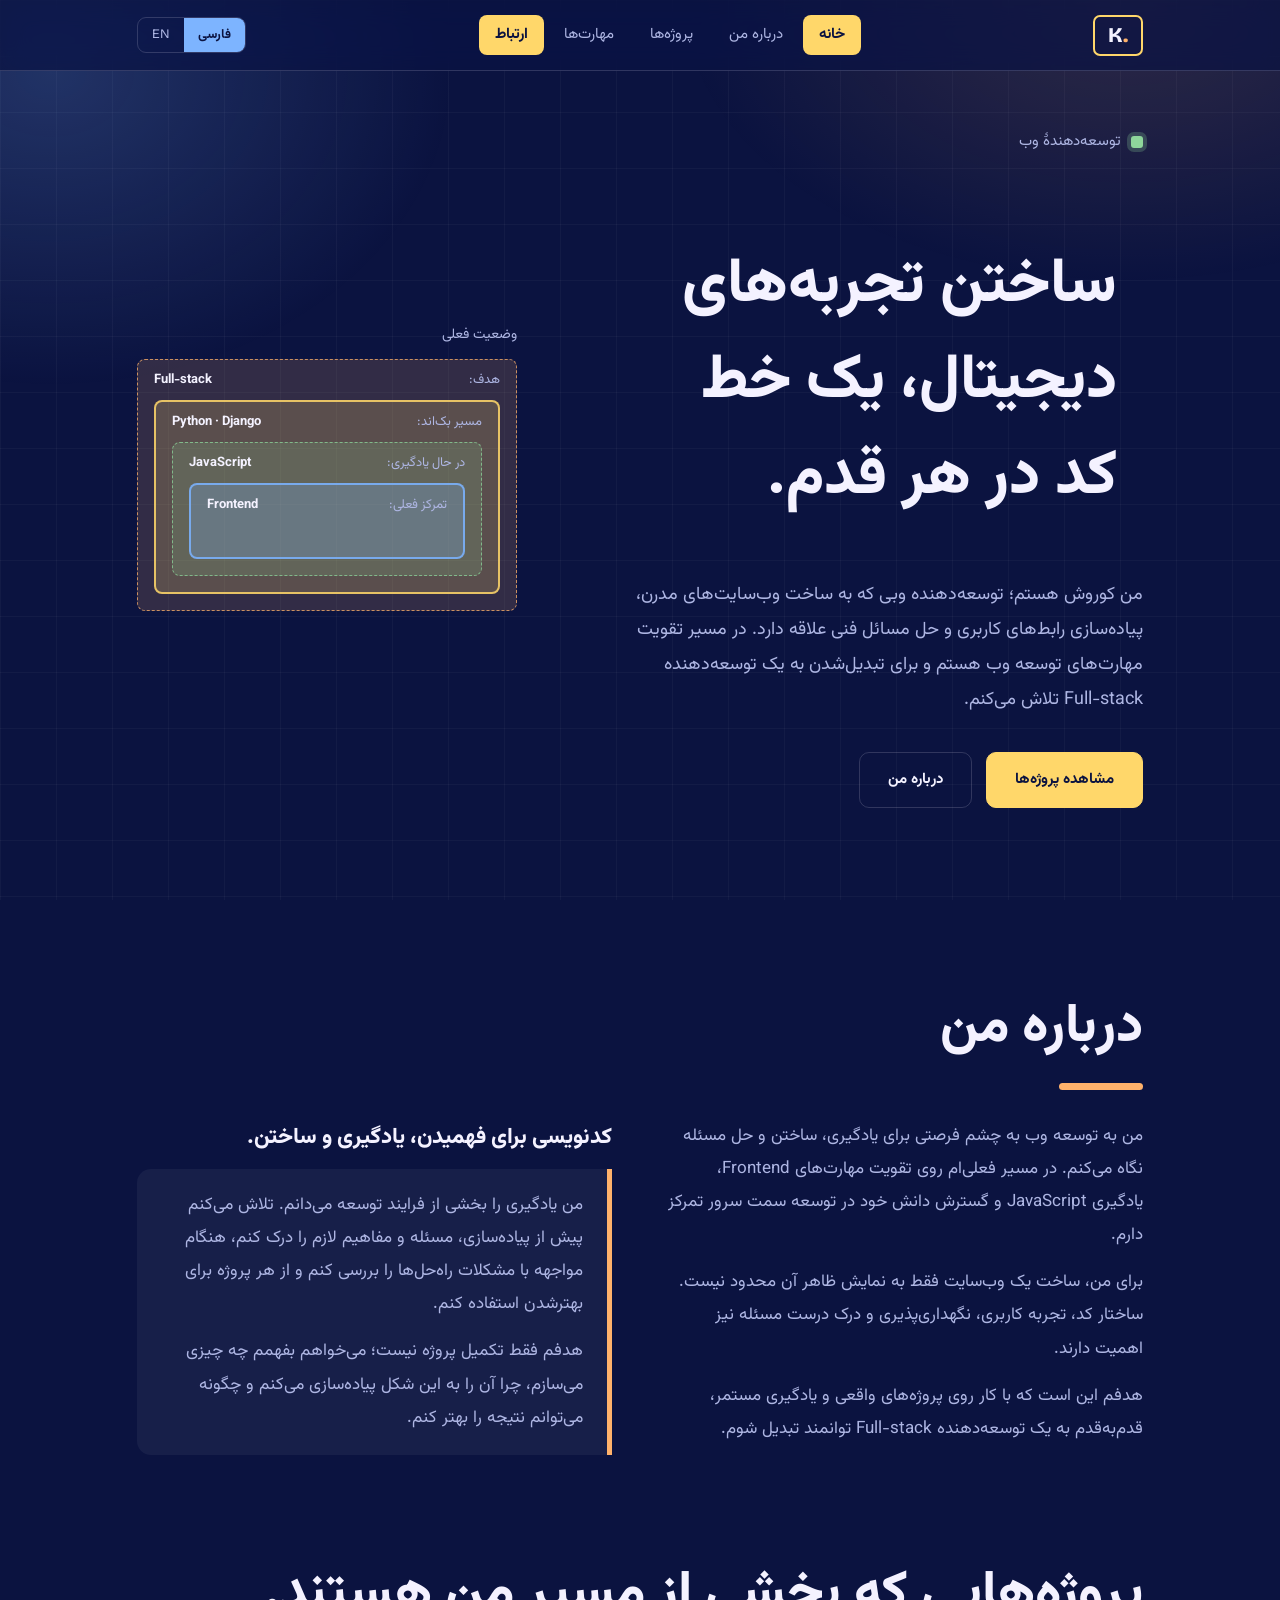
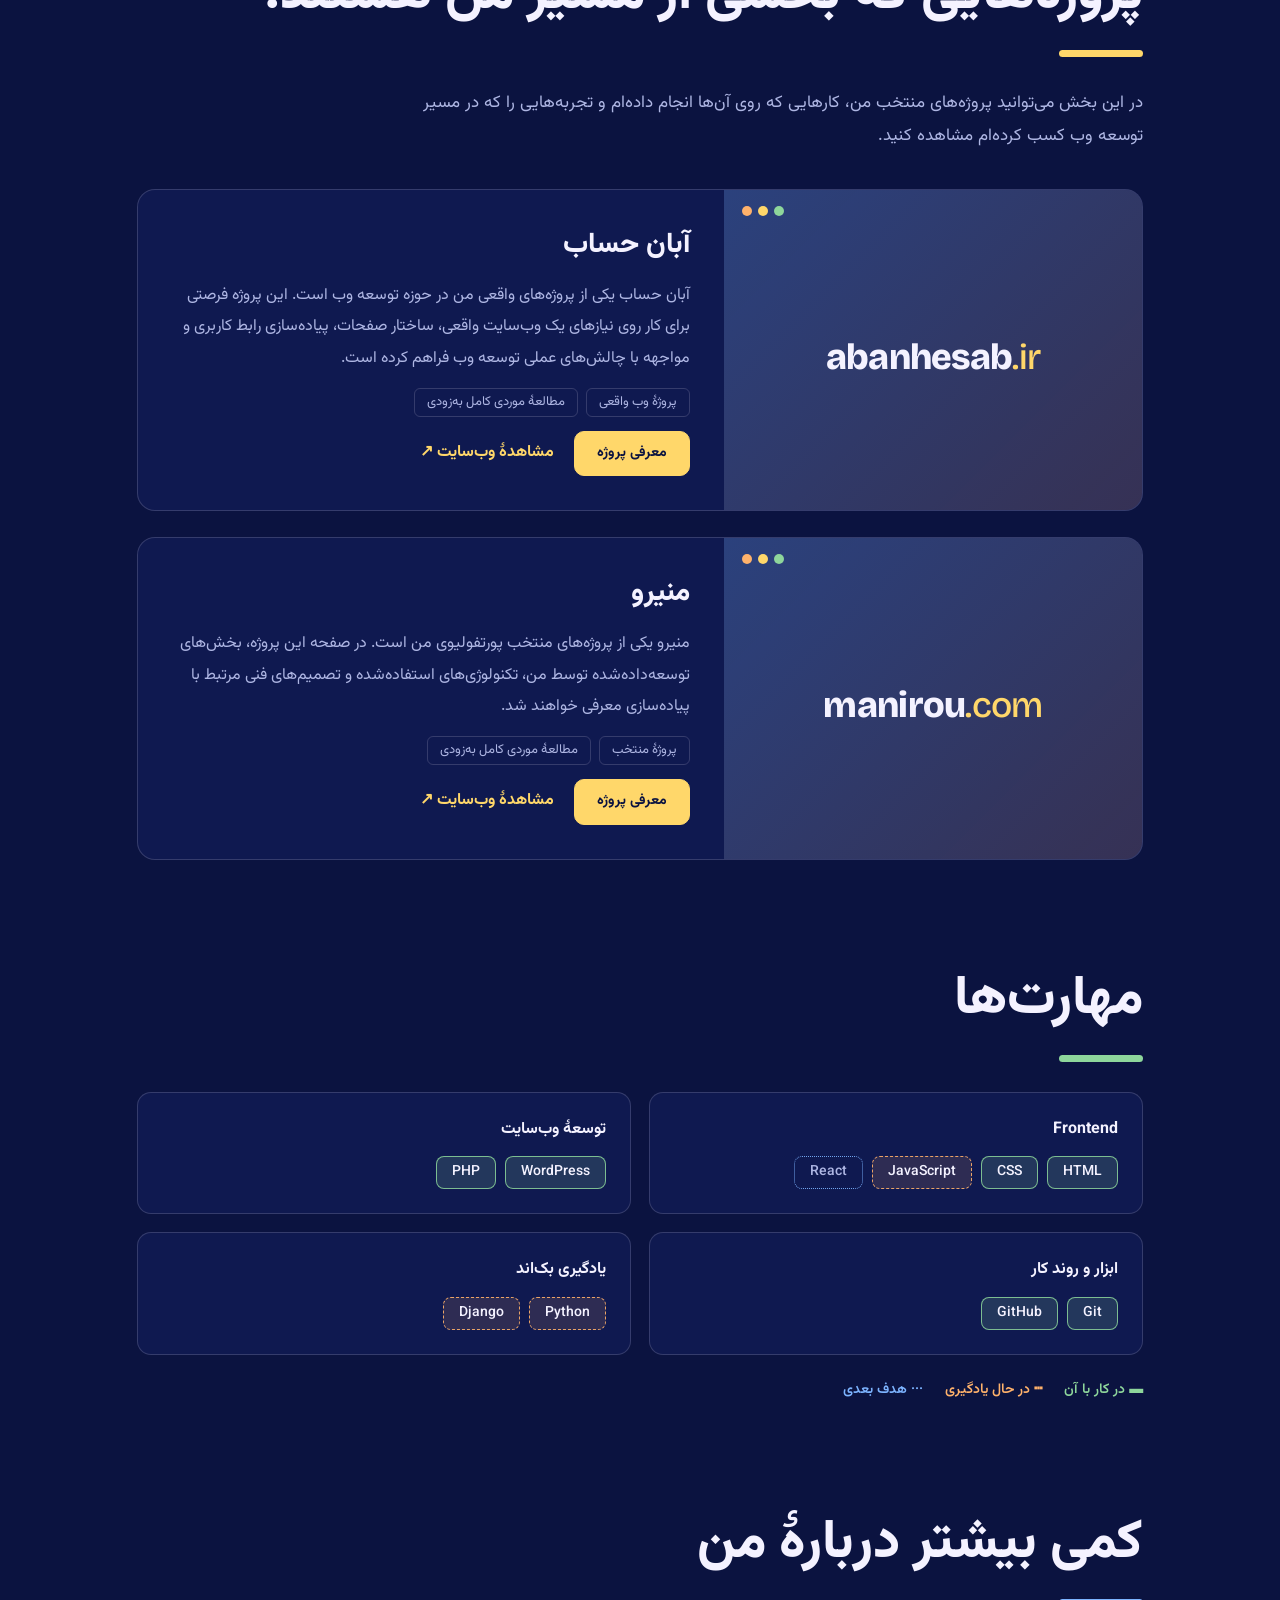
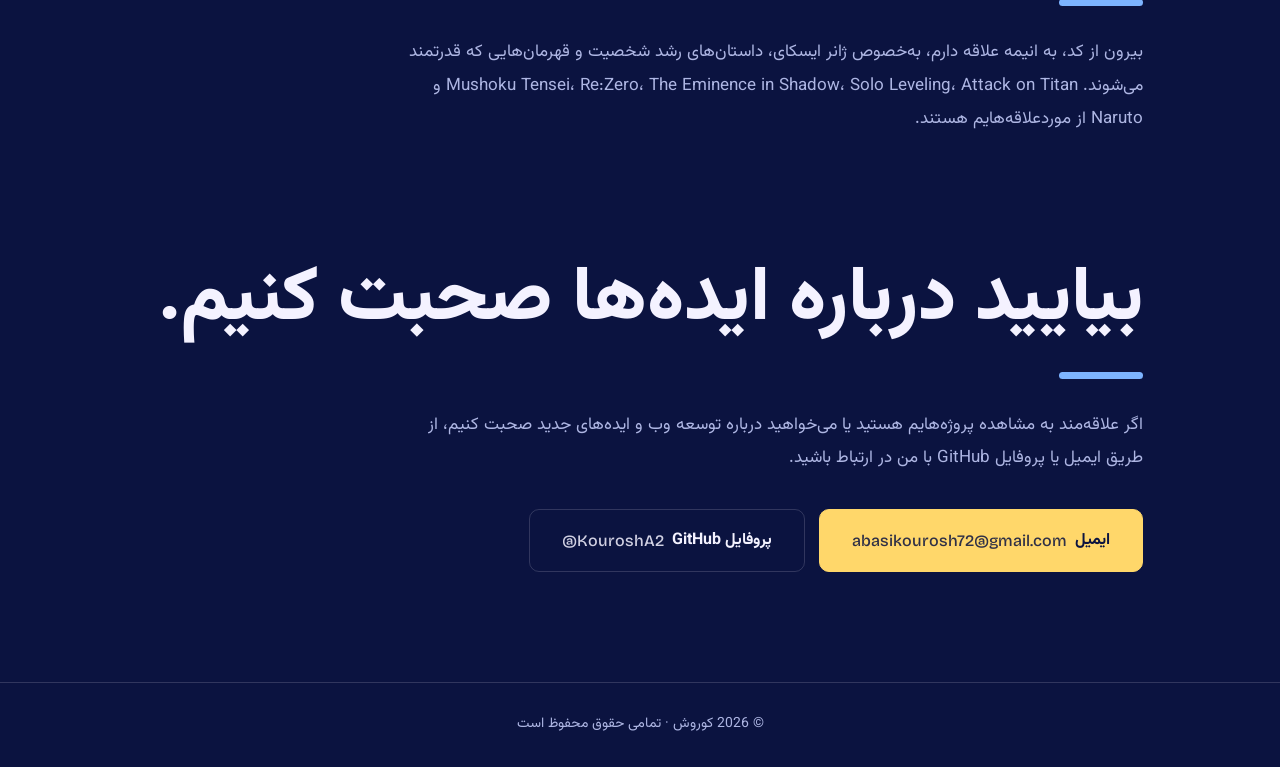
<file: index.html>
<!doctype html>
<html lang="fa" dir="rtl">
<head>
<meta charset="utf-8">
<meta name="viewport" content="width=device-width, initial-scale=1, viewport-fit=cover">
<title>کوروش | توسعه‌دهندهٔ وب</title>
<meta name="description" content="پورتفولیوی کوروش، توسعه‌دهندهٔ وب با تمرکز بر Frontend، پروژه‌های واقعی و یادگیری مستمر.">
<meta property="og:title" content="کوروش | توسعه‌دهندهٔ وب">
<meta property="og:description" content="ساختن تجربه‌های دیجیتال، یک خط کد در هر قدم.">
<meta property="og:type" content="website">
<link rel="canonical" href="https://kourosha2.github.io/">
<meta property="og:url" content="https://kourosha2.github.io/">
<meta property="og:locale" content="fa_IR">
<meta property="og:locale:alternate" content="en_US">
<meta name="twitter:card" content="summary">
<link rel="icon" href="favicon.svg" type="image/svg+xml">
<script>(function(){var p=location.pathname,n=p.replace(/\/index\.html$/,"/").replace(/\.html$/,"");if(n!==p&&history.replaceState)history.replaceState(null,"",n+location.search+location.hash)})()</script>
<meta name="theme-color" content="#0B1340">
<link rel="preconnect" href="https://fonts.googleapis.com">
<link rel="preconnect" href="https://fonts.gstatic.com" crossorigin>
<link href="https://fonts.googleapis.com/css2?family=Bricolage+Grotesque:opsz,wdth,wght@12..96,75..100,400..800&family=JetBrains+Mono:wght@500&family=Vazirmatn:wght@400;500;700;800&display=swap" rel="stylesheet">
<link rel="stylesheet" href="css/base.css">
<link rel="stylesheet" href="css/polish.css">
<link rel="stylesheet" href="css/modal.css">
</head>
<body>
<a class="skip" href="#main" data-i="skip">پرش به محتوای اصلی</a>
<header><div class="w">
  <a class="logo" href="index.html" aria-label="Kourosh">K<b>.</b></a>
  <nav id="menu" aria-label="Main"><ul><li><a href="index.html" data-i="nHome">خانه</a></li><li><a href="about.html" data-i="nAbout">درباره من</a></li><li><a href="projects.html" data-i="nProj">پروژه‌ها</a></li><li><a href="#skills" data-i="nSkills">مهارت‌ها</a></li><li><a href="#contact" data-i="nContact">ارتباط</a></li></ul></nav>
  <div class="lang" role="group" aria-label="Language"><button type="button" data-l="fa" aria-pressed="true" lang="fa">فارسی</button><button type="button" data-l="en" aria-pressed="false" lang="en">EN</button></div>
<button type="button" class="burger" id="burger" aria-label="Menu" aria-expanded="false" aria-controls="menu"><i></i><i></i><i></i></button>
</div></header>

<main id="main">
<div class="w hero" id="top">
  <div>
    <p class="mono" data-i="role">توسعه‌دهندهٔ وب</p>
    <div class="insp"><h1 data-i="h1">ساختن تجربه‌های دیجیتال، <em>یک خط کد</em> در هر قدم.</h1></div>
    <p class="lead" data-i="intro">من کوروش هستم؛ توسعه‌دهنده وبی که به ساخت وب‌سایت‌های مدرن، پیاده‌سازی رابط‌های کاربری و حل مسائل فنی علاقه دارد. در مسیر تقویت مهارت‌های توسعه وب هستم و برای تبدیل‌شدن به یک توسعه‌دهنده <span class="nb">Full-stack</span> تلاش می‌کنم.</p>
    <div class="btns"><a class="btn p" href="#projects" data-i="b1">مشاهده پروژه‌ها</a><a class="btn" href="#about" data-i="b2">درباره من</a></div>
  </div>
  <aside class="bm" aria-label="Now">
    <p class="ph" data-i="nowT">وضعیت فعلی</p>
    <div class="bm-l m"><p class="bm-t"><span data-i="nw4">هدف:</span> <b class="nb">Full-stack</b></p>
      <div class="bm-l b"><p class="bm-t"><span data-i="nw3">مسیر بک‌اند:</span> <b>Python · Django</b></p>
        <div class="bm-l p"><p class="bm-t"><span data-i="nw2">در حال یادگیری:</span> <b>JavaScript</b></p>
          <div class="bm-l c"><p class="bm-t"><span data-i="nw1">تمرکز فعلی:</span> <b>Frontend</b></p></div>
        </div>
      </div>
    </div>
  </aside>
</div>

<section id="about" class="w" aria-labelledby="ha">
  <h2 id="ha" class="rv" data-i="hA">درباره من</h2>
  <div class="two">
    <div class="txt rv" data-i="aboutTx"><p>من به توسعه وب به چشم فرصتی برای یادگیری، ساختن و حل مسئله نگاه می‌کنم. در مسیر فعلی‌ام روی تقویت مهارت‌های Frontend، یادگیری JavaScript و گسترش دانش خود در توسعه سمت سرور تمرکز دارم.</p><p>برای من، ساخت یک وب‌سایت فقط به نمایش ظاهر آن محدود نیست. ساختار کد، تجربه کاربری، نگهداری‌پذیری و درک درست مسئله نیز اهمیت دارند.</p><p>هدفم این است که با کار روی پروژه‌های واقعی و یادگیری مستمر، قدم‌به‌قدم به یک توسعه‌دهنده <span class="nb">Full-stack</span> توانمند تبدیل شوم.</p></div>
    <div class="rv"><h3 data-i="phH" style="font-size:22px">کدنویسی برای فهمیدن، یادگیری و ساختن.</h3><div class="txt big" data-i="phTx"><p>من یادگیری را بخشی از فرایند توسعه می‌دانم. تلاش می‌کنم پیش از پیاده‌سازی، مسئله و مفاهیم لازم را درک کنم، هنگام مواجهه با مشکلات راه‌حل‌ها را بررسی کنم و از هر پروژه برای بهترشدن استفاده کنم.</p><p>هدفم فقط تکمیل پروژه نیست؛ می‌خواهم بفهمم چه چیزی می‌سازم، چرا آن را به این شکل پیاده‌سازی می‌کنم و چگونه می‌توانم نتیجه را بهتر کنم.</p></div></div>
  </div>
</section>

<section id="projects" class="w" aria-labelledby="hp">
  <h2 id="hp" class="rv" data-i="hP">پروژه‌هایی که بخشی از مسیر من هستند.</h2>
  <p class="txt rv" data-i="pTx">در این بخش می‌توانید پروژه‌های منتخب من، کارهایی که روی آن‌ها انجام داده‌ام و تجربه‌هایی را که در مسیر توسعه وب کسب کرده‌ام مشاهده کنید.</p>
  <div class="cards">
    <article class="card rv"><div class="vis" aria-hidden="true">abanhesab<span>.ir</span></div><div class="cb">
      <h3 data-i="p1T">آبان حساب</h3>
      <p data-i="p1D">آبان حساب یکی از پروژه‌های واقعی من در حوزه توسعه وب است. این پروژه فرصتی برای کار روی نیازهای یک وب‌سایت واقعی، ساختار صفحات، پیاده‌سازی رابط کاربری و مواجهه با چالش‌های عملی توسعه وب فراهم کرده است.</p>
      <div class="tags"><i data-i="tg1">پروژهٔ وب واقعی</i><i data-i="tg2">مطالعهٔ موردی کامل به‌زودی</i></div>
      <a class="go" href="https://abanhesab.ir" target="_blank" rel="noopener noreferrer" data-i="visit">مشاهدهٔ وب‌سایت ↗</a></div></article>
    <article class="card rv"><div class="vis" aria-hidden="true">manirou<span>.com</span></div><div class="cb">
      <h3 data-i="p2T">منیرو</h3>
      <p data-i="p2D">منیرو یکی از پروژه‌های منتخب پورتفولیوی من است. در صفحه این پروژه، بخش‌های توسعه‌داده‌شده توسط من، تکنولوژی‌های استفاده‌شده و تصمیم‌های فنی مرتبط با پیاده‌سازی معرفی خواهند شد.</p>
      <div class="tags"><i data-i="tg1b">پروژهٔ منتخب</i><i data-i="tg2b">مطالعهٔ موردی کامل به‌زودی</i></div>
      <a class="go" href="https://manirou.com" target="_blank" rel="noopener noreferrer" data-i="visit2">مشاهدهٔ وب‌سایت ↗</a></div></article>
  </div>
</section>

<section id="skills" class="w" aria-labelledby="hs">
  <h2 id="hs" class="rv" data-i="hS">مهارت‌ها</h2>
  <div class="skills">
    <div class="grp rv"><h3 data-i="g1">Frontend</h3><ul class="chips"><li class="a">HTML</li><li class="a">CSS</li><li class="l">JavaScript</li><li class="n">React</li></ul></div>
    <div class="grp rv"><h3 data-i="g2">توسعهٔ وب‌سایت</h3><ul class="chips"><li class="a">WordPress</li><li class="a">PHP</li></ul></div>
    <div class="grp rv"><h3 data-i="g3">ابزار و روند کار</h3><ul class="chips"><li class="a">Git</li><li class="a">GitHub</li></ul></div>
    <div class="grp rv"><h3 data-i="g4">یادگیری بک‌اند</h3><ul class="chips"><li class="l">Python</li><li class="l">Django</li></ul></div>
  </div>
  <p class="leg rv"><span data-i="lg1">▬ در کار با آن</span><span data-i="lg2">┅ در حال یادگیری</span><span data-i="lg3">··· هدف بعدی</span></p>
</section>

<section class="w" aria-labelledby="hb">
  <h2 id="hb" class="rv" data-i="hB">کمی بیشتر دربارهٔ من</h2>
  <p class="txt rv" data-i="bTx">بیرون از کد، به انیمه علاقه دارم، به‌خصوص ژانر ایسکای، داستان‌های رشد شخصیت و قهرمان‌هایی که قدرتمند می‌شوند. Mushoku Tensei، Re:Zero، The Eminence in Shadow، Solo Leveling، Attack on Titan و Naruto از موردعلاقه‌هایم هستند.</p>
</section>

<section id="contact" class="w contact" aria-labelledby="hc">
  <h2 id="hc" class="rv" data-i="hC">بیایید درباره ایده‌ها صحبت کنیم.</h2>
  <p class="txt rv" data-i="cTx">اگر علاقه‌مند به مشاهده پروژه‌هایم هستید یا می‌خواهید درباره توسعه وب و ایده‌های جدید صحبت کنیم، از طریق ایمیل یا پروفایل GitHub با من در ارتباط باشید.</p>
  <div class="btns rv"><a class="btn p" href="mailto:abasikourosh72@gmail.com"><span data-i="em">ایمیل</span><span class="gh">abasikourosh72@gmail.com</span></a><a class="btn" href="https://github.com/KouroshA2" target="_blank" rel="noopener noreferrer"><span data-i="gh">پروفایل GitHub</span><span class="gh">@KouroshA2</span></a></div>
</section>
</main>
<footer>© <span id="yr"></span> <span data-i="fN">کوروش</span> · <span data-i="fH">تمامی حقوق محفوظ است</span></footer>

<script src="js/i18n/index.js"></script>
<script src="js/modals.js"></script>
<script src="js/main.js"></script>
</body>
</html>
</file>
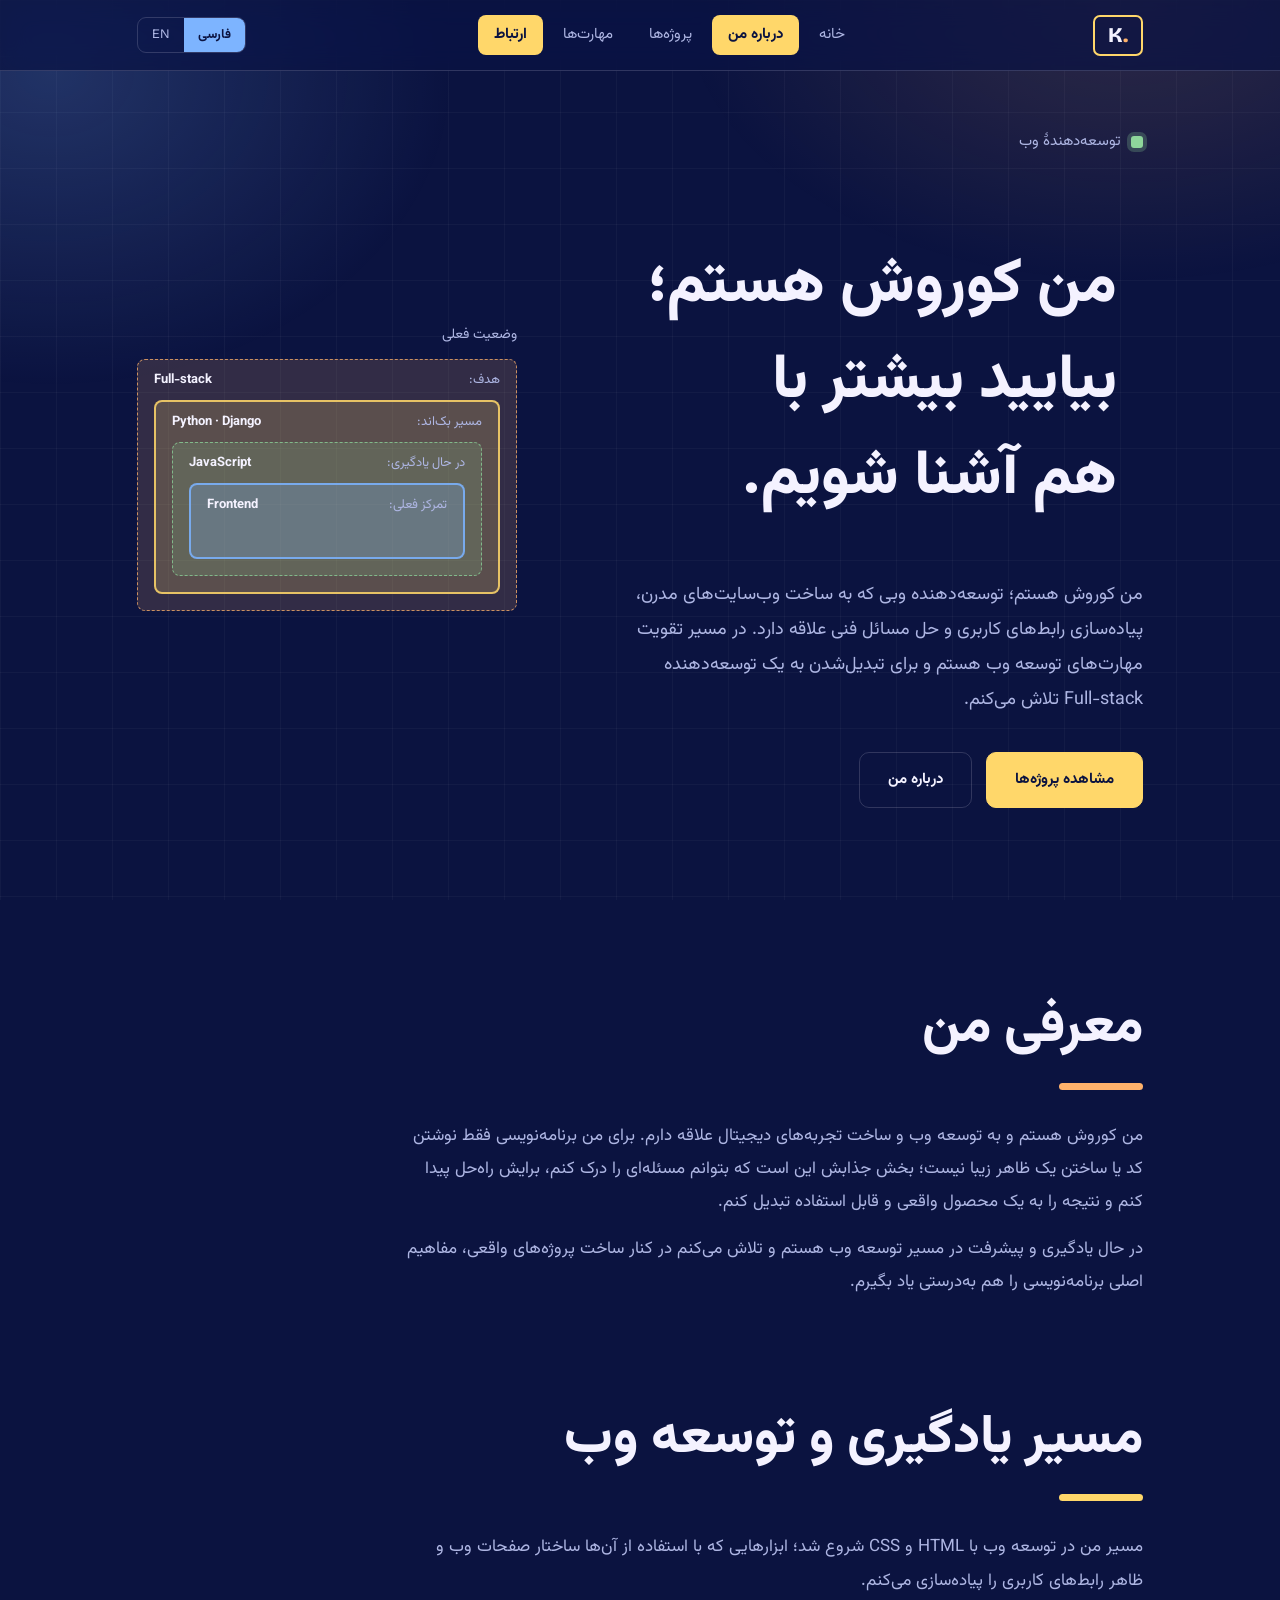
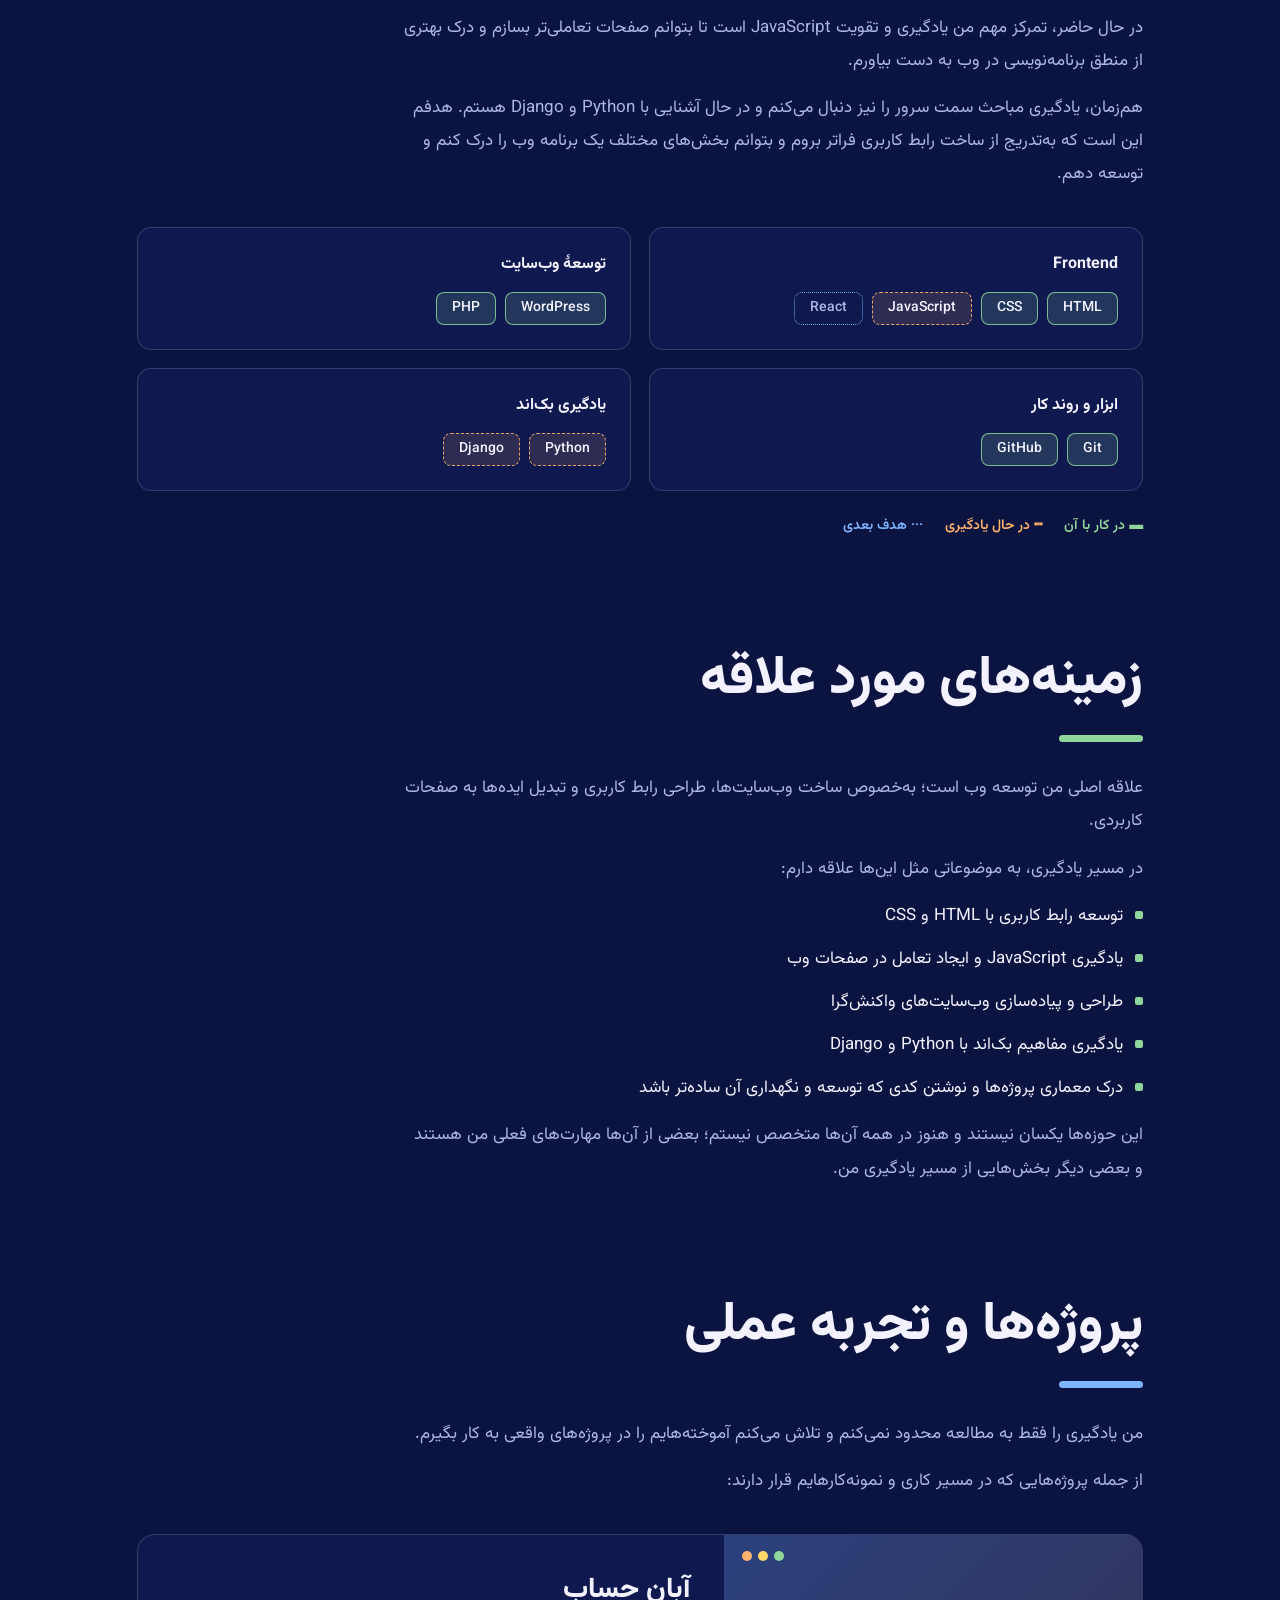
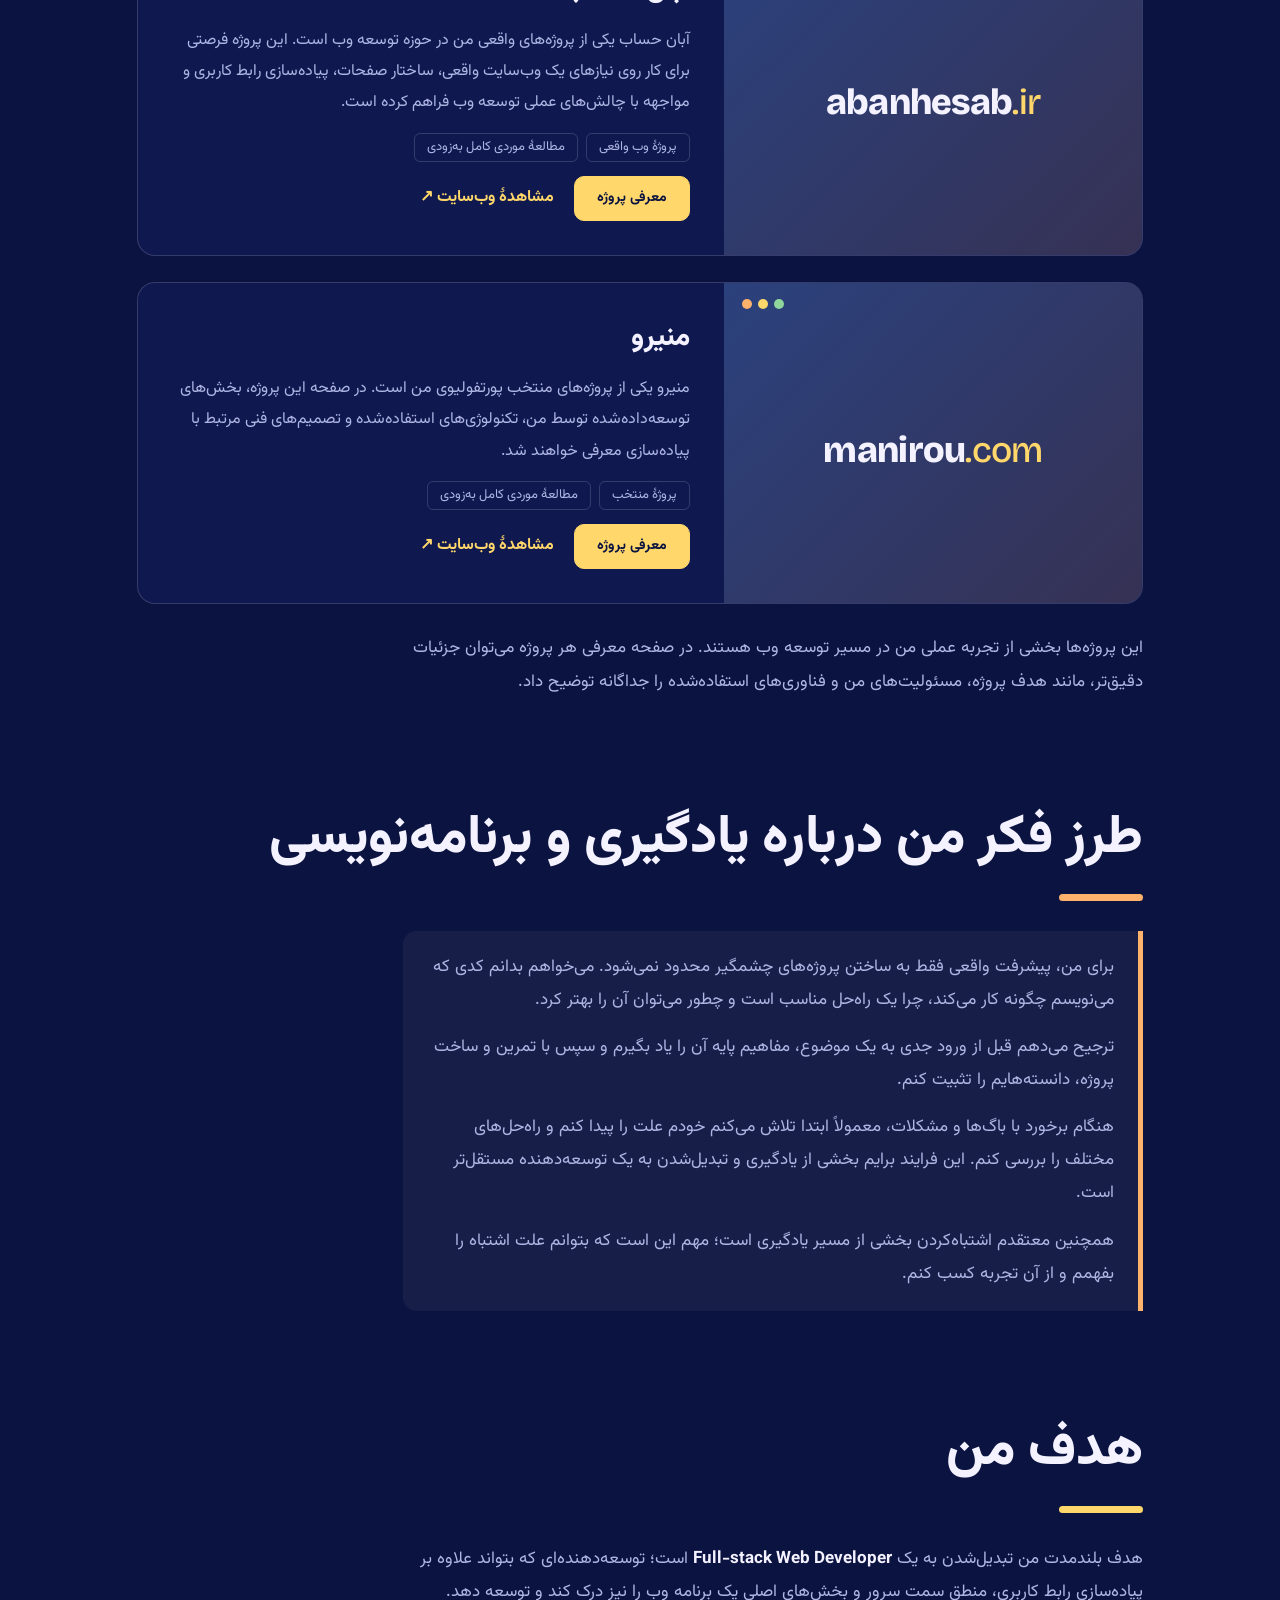
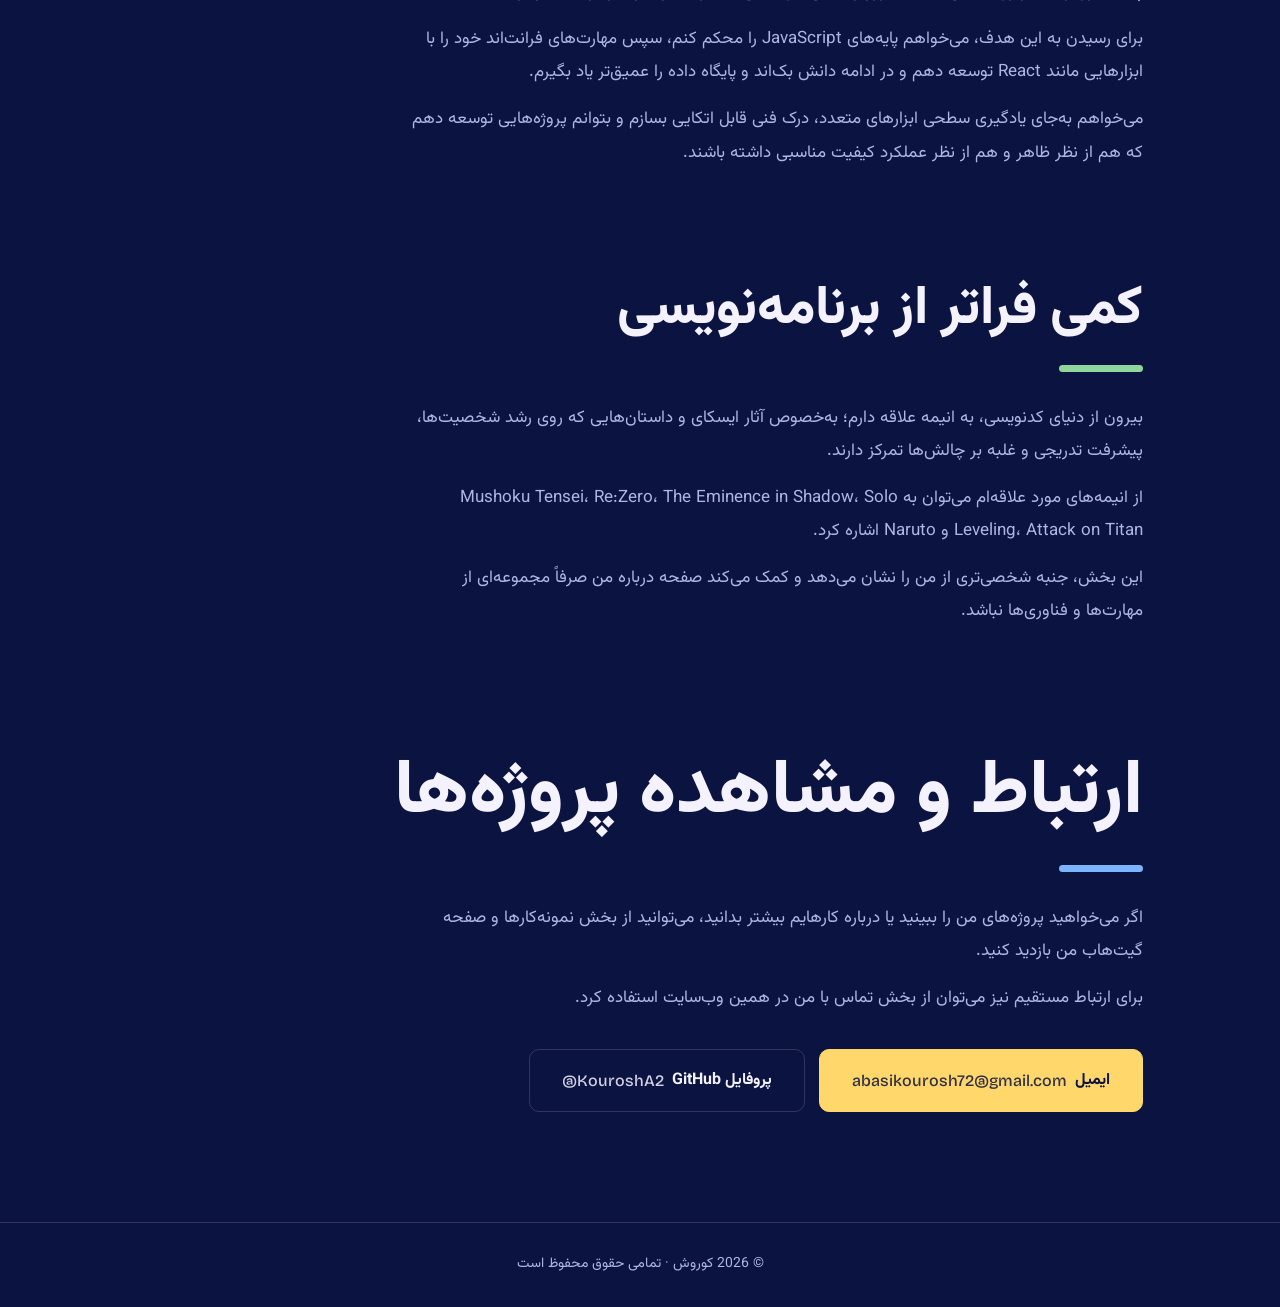
<file: about.html>
<!doctype html>
<html lang="fa" dir="rtl">
<head>
<meta charset="utf-8">
<meta name="viewport" content="width=device-width, initial-scale=1, viewport-fit=cover">
<title>درباره من | کوروش</title>
<meta name="description" content="دربارهٔ کوروش: مسیر یادگیری توسعه وب، پروژه‌ها، طرز فکر و هدف Full-stack شدن.">
<meta property="og:title" content="درباره من | کوروش">
<meta property="og:description" content="ساختن تجربه‌های دیجیتال، یک خط کد در هر قدم.">
<meta property="og:type" content="website">
<link rel="canonical" href="https://kourosha2.github.io/about">
<meta property="og:url" content="https://kourosha2.github.io/about">
<meta property="og:locale" content="fa_IR">
<meta property="og:locale:alternate" content="en_US">
<meta name="twitter:card" content="summary">
<link rel="icon" href="favicon.svg" type="image/svg+xml">
<script>(function(){var p=location.pathname,n=p.replace(/\/index\.html$/,"/").replace(/\.html$/,"");if(n!==p&&history.replaceState)history.replaceState(null,"",n+location.search+location.hash)})()</script>
<meta name="theme-color" content="#0B1340">
<link rel="preconnect" href="https://fonts.googleapis.com">
<link rel="preconnect" href="https://fonts.gstatic.com" crossorigin>
<link href="https://fonts.googleapis.com/css2?family=Bricolage+Grotesque:opsz,wdth,wght@12..96,75..100,400..800&family=JetBrains+Mono:wght@500&family=Vazirmatn:wght@400;500;700;800&display=swap" rel="stylesheet">
<link rel="stylesheet" href="css/base.css">
<link rel="stylesheet" href="css/polish.css">
<link rel="stylesheet" href="css/modal.css">
<link rel="stylesheet" href="css/pages/about.css">
</head>
<body>
<a class="skip" href="#main" data-i="skip">پرش به محتوای اصلی</a>
<header><div class="w">
  <a class="logo" href="index.html" aria-label="Kourosh">K<b>.</b></a>
  <nav id="menu" aria-label="Main"><ul><li><a href="index.html" data-i="nHome">خانه</a></li><li><a href="about.html" data-i="nAbout">درباره من</a></li><li><a href="projects.html" data-i="nProj">پروژه‌ها</a></li><li><a href="#skills" data-i="nSkills">مهارت‌ها</a></li><li><a href="#contact" data-i="nContact">ارتباط</a></li></ul></nav>
  <div class="lang" role="group" aria-label="Language"><button type="button" data-l="fa" aria-pressed="true" lang="fa">فارسی</button><button type="button" data-l="en" aria-pressed="false" lang="en">EN</button></div>
<button type="button" class="burger" id="burger" aria-label="Menu" aria-expanded="false" aria-controls="menu"><i></i><i></i><i></i></button>
</div></header>

<main id="main">
<div class="w hero" id="top">
  <div>
    <p class="mono" data-i="role">توسعه‌دهندهٔ وب</p>
    <div class="insp"><h1 data-i="h1">من <em>کوروش</em> هستم؛ بیایید بیشتر با هم آشنا شویم.</h1></div>
    <p class="lead" data-i="intro">من کوروش هستم؛ توسعه‌دهنده وبی که به ساخت وب‌سایت‌های مدرن، پیاده‌سازی رابط‌های کاربری و حل مسائل فنی علاقه دارد. در مسیر تقویت مهارت‌های توسعه وب هستم و برای تبدیل‌شدن به یک توسعه‌دهنده <span class="nb">Full-stack</span> تلاش می‌کنم.</p>
    <div class="btns"><a class="btn p" href="#projects" data-i="b1">مشاهده پروژه‌ها</a><a class="btn" href="#about" data-i="b2">درباره من</a></div>
  </div>
  <aside class="bm" aria-label="Now">
    <p class="ph" data-i="nowT">وضعیت فعلی</p>
    <div class="bm-l m"><p class="bm-t"><span data-i="nw4">هدف:</span> <b class="nb">Full-stack</b></p>
      <div class="bm-l b"><p class="bm-t"><span data-i="nw3">مسیر بک‌اند:</span> <b>Python · Django</b></p>
        <div class="bm-l p"><p class="bm-t"><span data-i="nw2">در حال یادگیری:</span> <b>JavaScript</b></p>
          <div class="bm-l c"><p class="bm-t"><span data-i="nw1">تمرکز فعلی:</span> <b>Frontend</b></p></div>
        </div>
      </div>
    </div>
  </aside>
</div>


<section id="about" class="w" aria-labelledby="ha">
  <h2 id="ha" class="rv" data-i="hA">معرفی من</h2>
  <div class="txt rv" data-i="aboutTx"><p>من کوروش هستم و به توسعه وب و ساخت تجربه‌های دیجیتال علاقه دارم. برای من برنامه‌نویسی فقط نوشتن کد یا ساختن یک ظاهر زیبا نیست؛ بخش جذابش این است که بتوانم مسئله‌ای را درک کنم، برایش راه‌حل پیدا کنم و نتیجه را به یک محصول واقعی و قابل استفاده تبدیل کنم.</p><p>در حال یادگیری و پیشرفت در مسیر توسعه وب هستم و تلاش می‌کنم در کنار ساخت پروژه‌های واقعی، مفاهیم اصلی برنامه‌نویسی را هم به‌درستی یاد بگیرم.</p></div>
</section>

<section id="skills" class="w" aria-labelledby="hs">
  <h2 id="hs" class="rv" data-i="hS">مسیر یادگیری و توسعه وب</h2>
  <div class="txt rv" data-i="pathTx"><p>مسیر من در توسعه وب با HTML و CSS شروع شد؛ ابزارهایی که با استفاده از آن‌ها ساختار صفحات وب و ظاهر رابط‌های کاربری را پیاده‌سازی می‌کنم.</p><p>در حال حاضر، تمرکز مهم من یادگیری و تقویت JavaScript است تا بتوانم صفحات تعاملی‌تر بسازم و درک بهتری از منطق برنامه‌نویسی در وب به دست بیاورم.</p><p>هم‌زمان، یادگیری مباحث سمت سرور را نیز دنبال می‌کنم و در حال آشنایی با Python و Django هستم. هدفم این است که به‌تدریج از ساخت رابط کاربری فراتر بروم و بتوانم بخش‌های مختلف یک برنامه وب را درک کنم و توسعه دهم.</p></div>
  <div class="skills">
    <div class="grp rv"><h3 data-i="g1">Frontend</h3><ul class="chips"><li class="a">HTML</li><li class="a">CSS</li><li class="l">JavaScript</li><li class="n">React</li></ul></div>
    <div class="grp rv"><h3 data-i="g2">توسعهٔ وب‌سایت</h3><ul class="chips"><li class="a">WordPress</li><li class="a">PHP</li></ul></div>
    <div class="grp rv"><h3 data-i="g3">ابزار و روند کار</h3><ul class="chips"><li class="a">Git</li><li class="a">GitHub</li></ul></div>
    <div class="grp rv"><h3 data-i="g4">یادگیری بک‌اند</h3><ul class="chips"><li class="l">Python</li><li class="l">Django</li></ul></div>
  </div>
  <p class="leg rv"><span data-i="lg1">▬ در کار با آن</span><span data-i="lg2">┅ در حال یادگیری</span><span data-i="lg3">··· هدف بعدی</span></p>
</section>

<section class="w" aria-labelledby="hi">
  <h2 id="hi" class="rv" data-i="hI">زمینه‌های مورد علاقه</h2>
  <div class="txt rv" data-i="intTx"><p>علاقه اصلی من توسعه وب است؛ به‌خصوص ساخت وب‌سایت‌ها، طراحی رابط کاربری و تبدیل ایده‌ها به صفحات کاربردی.</p><p>در مسیر یادگیری، به موضوعاتی مثل این‌ها علاقه دارم:</p><ul class="lst"><li>توسعه رابط کاربری با HTML و CSS</li><li>یادگیری JavaScript و ایجاد تعامل در صفحات وب</li><li>طراحی و پیاده‌سازی وب‌سایت‌های واکنش‌گرا</li><li>یادگیری مفاهیم بک‌اند با Python و Django</li><li>درک معماری پروژه‌ها و نوشتن کدی که توسعه و نگهداری آن ساده‌تر باشد</li></ul><p>این حوزه‌ها یکسان نیستند و هنوز در همه آن‌ها متخصص نیستم؛ بعضی از آن‌ها مهارت‌های فعلی من هستند و بعضی دیگر بخش‌هایی از مسیر یادگیری من.</p></div>
</section>

<section id="projects" class="w" aria-labelledby="hp">
  <h2 id="hp" class="rv" data-i="hP">پروژه‌ها و تجربه عملی</h2>
  <div class="txt rv" data-i="pTx"><p>من یادگیری را فقط به مطالعه محدود نمی‌کنم و تلاش می‌کنم آموخته‌هایم را در پروژه‌های واقعی به کار بگیرم.</p><p>از جمله پروژه‌هایی که در مسیر کاری و نمونه‌کارهایم قرار دارند:</p></div>
  <div class="cards">
    <article class="card rv"><div class="vis" aria-hidden="true">abanhesab<span>.ir</span></div><div class="cb">
      <h3 data-i="p1T">آبان حساب</h3>
      <p data-i="p1D">آبان حساب یکی از پروژه‌های واقعی من در حوزه توسعه وب است. این پروژه فرصتی برای کار روی نیازهای یک وب‌سایت واقعی، ساختار صفحات، پیاده‌سازی رابط کاربری و مواجهه با چالش‌های عملی توسعه وب فراهم کرده است.</p>
      <div class="tags"><i data-i="tg1">پروژهٔ وب واقعی</i><i data-i="tg2">مطالعهٔ موردی کامل به‌زودی</i></div>
      <a class="go" href="https://abanhesab.ir" target="_blank" rel="noopener noreferrer" data-i="visit">مشاهدهٔ وب‌سایت ↗</a></div></article>
    <article class="card rv"><div class="vis" aria-hidden="true">manirou<span>.com</span></div><div class="cb">
      <h3 data-i="p2T">منیرو</h3>
      <p data-i="p2D">منیرو یکی از پروژه‌های منتخب پورتفولیوی من است. در صفحه این پروژه، بخش‌های توسعه‌داده‌شده توسط من، تکنولوژی‌های استفاده‌شده و تصمیم‌های فنی مرتبط با پیاده‌سازی معرفی خواهند شد.</p>
      <div class="tags"><i data-i="tg1b">پروژهٔ منتخب</i><i data-i="tg2b">مطالعهٔ موردی کامل به‌زودی</i></div>
      <a class="go" href="https://manirou.com" target="_blank" rel="noopener noreferrer" data-i="visit2">مشاهدهٔ وب‌سایت ↗</a></div></article>
  </div>
  <p class="txt rv" style="margin-top:28px" data-i="pTx2">این پروژه‌ها بخشی از تجربه عملی من در مسیر توسعه وب هستند. در صفحه معرفی هر پروژه می‌توان جزئیات دقیق‌تر، مانند هدف پروژه، مسئولیت‌های من و فناوری‌های استفاده‌شده را جداگانه توضیح داد.</p>
</section>

<section class="w" aria-labelledby="hm">
  <h2 id="hm" class="rv" data-i="hM">طرز فکر من درباره یادگیری و برنامه‌نویسی</h2>
  <div class="txt big rv" data-i="mTx"><p>برای من، پیشرفت واقعی فقط به ساختن پروژه‌های چشمگیر محدود نمی‌شود. می‌خواهم بدانم کدی که می‌نویسم چگونه کار می‌کند، چرا یک راه‌حل مناسب است و چطور می‌توان آن را بهتر کرد.</p><p>ترجیح می‌دهم قبل از ورود جدی به یک موضوع، مفاهیم پایه آن را یاد بگیرم و سپس با تمرین و ساخت پروژه، دانسته‌هایم را تثبیت کنم.</p><p>هنگام برخورد با باگ‌ها و مشکلات، معمولاً ابتدا تلاش می‌کنم خودم علت را پیدا کنم و راه‌حل‌های مختلف را بررسی کنم. این فرایند برایم بخشی از یادگیری و تبدیل‌شدن به یک توسعه‌دهنده مستقل‌تر است.</p><p>همچنین معتقدم اشتباه‌کردن بخشی از مسیر یادگیری است؛ مهم این است که بتوانم علت اشتباه را بفهمم و از آن تجربه کسب کنم.</p></div>
</section>

<section class="w" aria-labelledby="hg">
  <h2 id="hg" class="rv" data-i="hG">هدف من</h2>
  <div class="txt rv" data-i="gTx"><p>هدف بلندمدت من تبدیل‌شدن به یک <strong>Full-stack Web Developer</strong> است؛ توسعه‌دهنده‌ای که بتواند علاوه بر پیاده‌سازی رابط کاربری، منطق سمت سرور و بخش‌های اصلی یک برنامه وب را نیز درک کند و توسعه دهد.</p><p>برای رسیدن به این هدف، می‌خواهم پایه‌های JavaScript را محکم کنم، سپس مهارت‌های فرانت‌اند خود را با ابزارهایی مانند React توسعه دهم و در ادامه دانش بک‌اند و پایگاه داده را عمیق‌تر یاد بگیرم.</p><p>می‌خواهم به‌جای یادگیری سطحی ابزارهای متعدد، درک فنی قابل اتکایی بسازم و بتوانم پروژه‌هایی توسعه دهم که هم از نظر ظاهر و هم از نظر عملکرد کیفیت مناسبی داشته باشند.</p></div>
</section>

<section class="w" aria-labelledby="hb">
  <h2 id="hb" class="rv" data-i="hB">کمی فراتر از برنامه‌نویسی</h2>
  <div class="txt rv" data-i="bTx"><p>بیرون از دنیای کدنویسی، به انیمه علاقه دارم؛ به‌خصوص آثار ایسکای و داستان‌هایی که روی رشد شخصیت‌ها، پیشرفت تدریجی و غلبه بر چالش‌ها تمرکز دارند.</p><p>از انیمه‌های مورد علاقه‌ام می‌توان به Mushoku Tensei، Re:Zero، The Eminence in Shadow، Solo Leveling، Attack on Titan و Naruto اشاره کرد.</p><p>این بخش، جنبه شخصی‌تری از من را نشان می‌دهد و کمک می‌کند صفحه درباره من صرفاً مجموعه‌ای از مهارت‌ها و فناوری‌ها نباشد.</p></div>
</section>

<section id="contact" class="w contact" aria-labelledby="hc">
  <h2 id="hc" class="rv" data-i="hC">ارتباط و مشاهده پروژه‌ها</h2>
  <div class="txt rv" data-i="cTx"><p>اگر می‌خواهید پروژه‌های من را ببینید یا درباره کارهایم بیشتر بدانید، می‌توانید از بخش نمونه‌کارها و صفحه گیت‌هاب من بازدید کنید.</p><p>برای ارتباط مستقیم نیز می‌توان از بخش تماس با من در همین وب‌سایت استفاده کرد.</p></div>
  <div class="btns rv"><a class="btn p" href="mailto:abasikourosh72@gmail.com"><span data-i="em">ایمیل</span><span class="gh">abasikourosh72@gmail.com</span></a><a class="btn" href="https://github.com/KouroshA2" target="_blank" rel="noopener noreferrer"><span data-i="gh">پروفایل GitHub</span><span class="gh">@KouroshA2</span></a></div>
</section>
</main>
<footer>© <span id="yr"></span> <span data-i="fN">کوروش</span> · <span data-i="fH">تمامی حقوق محفوظ است</span></footer>

<script src="js/i18n/about.js"></script>
<script src="js/modals.js"></script>
<script src="js/main.js"></script>
</body>
</html>
</file>
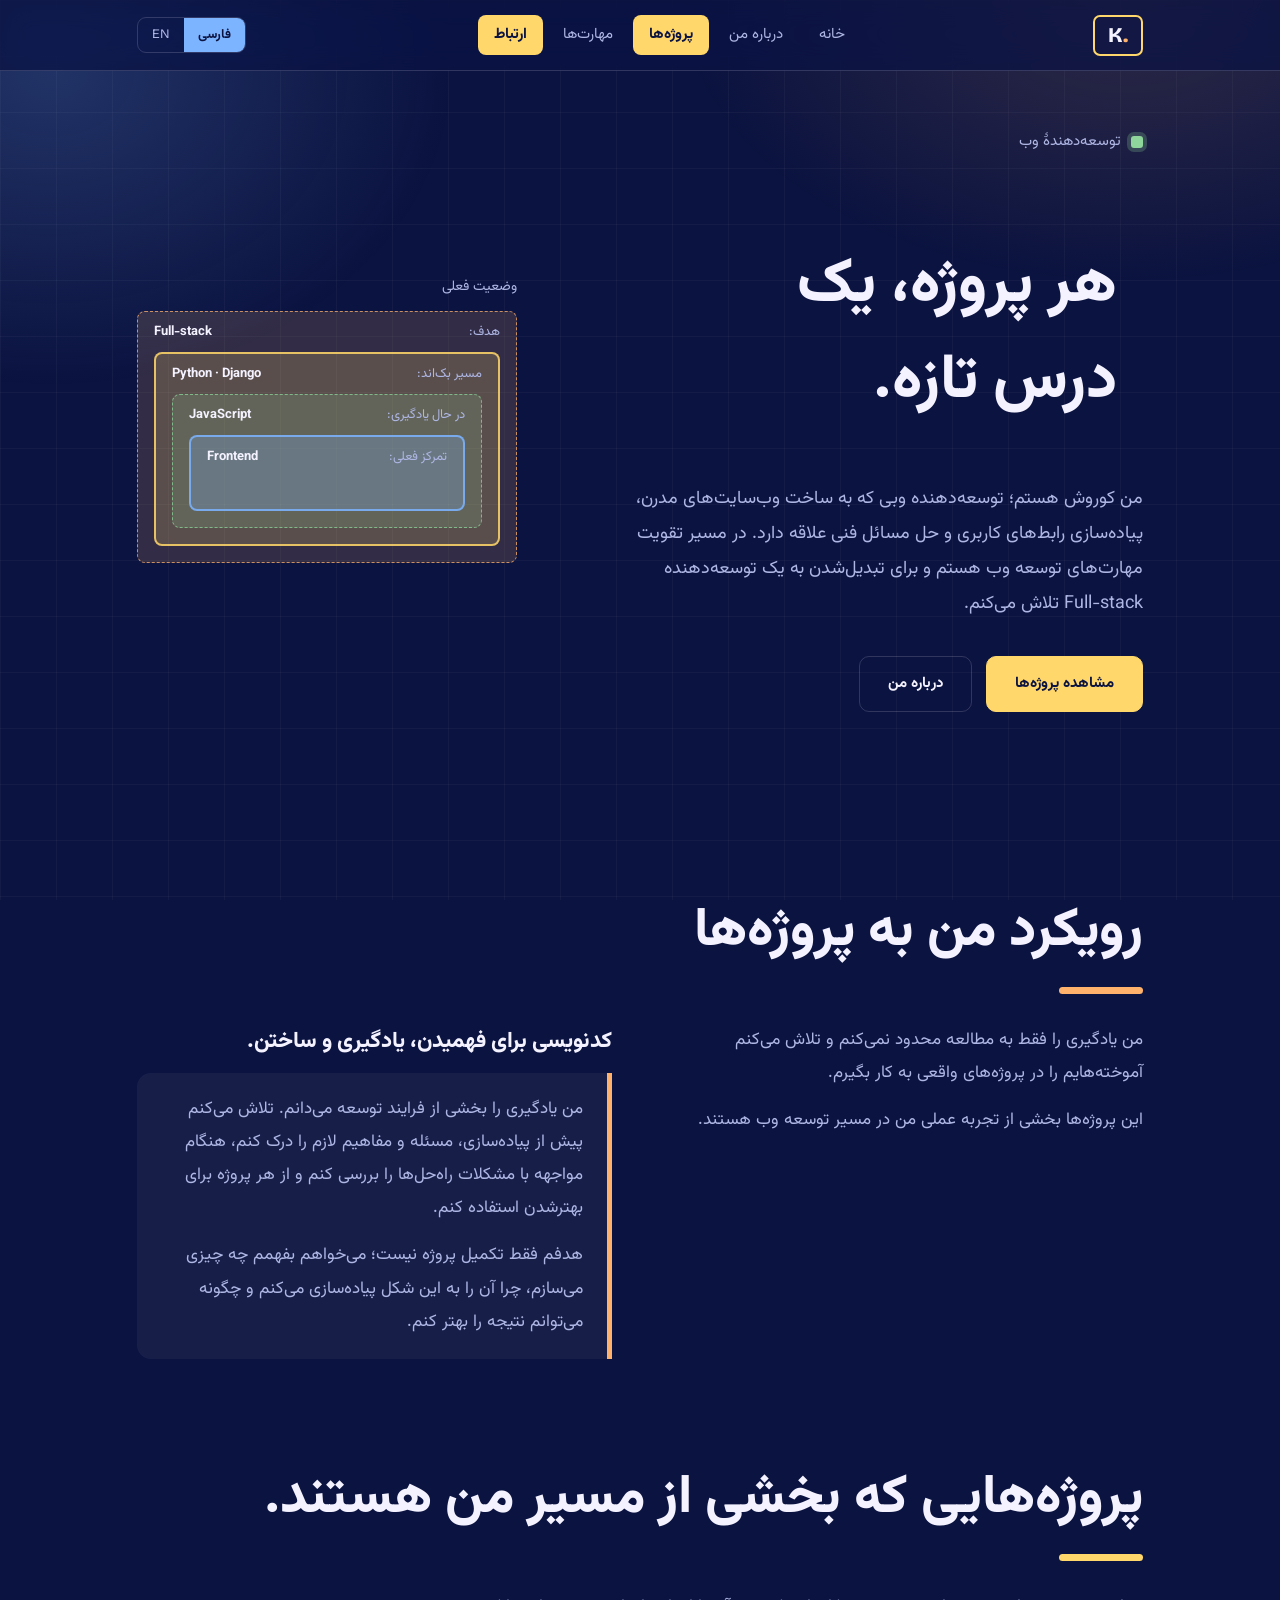
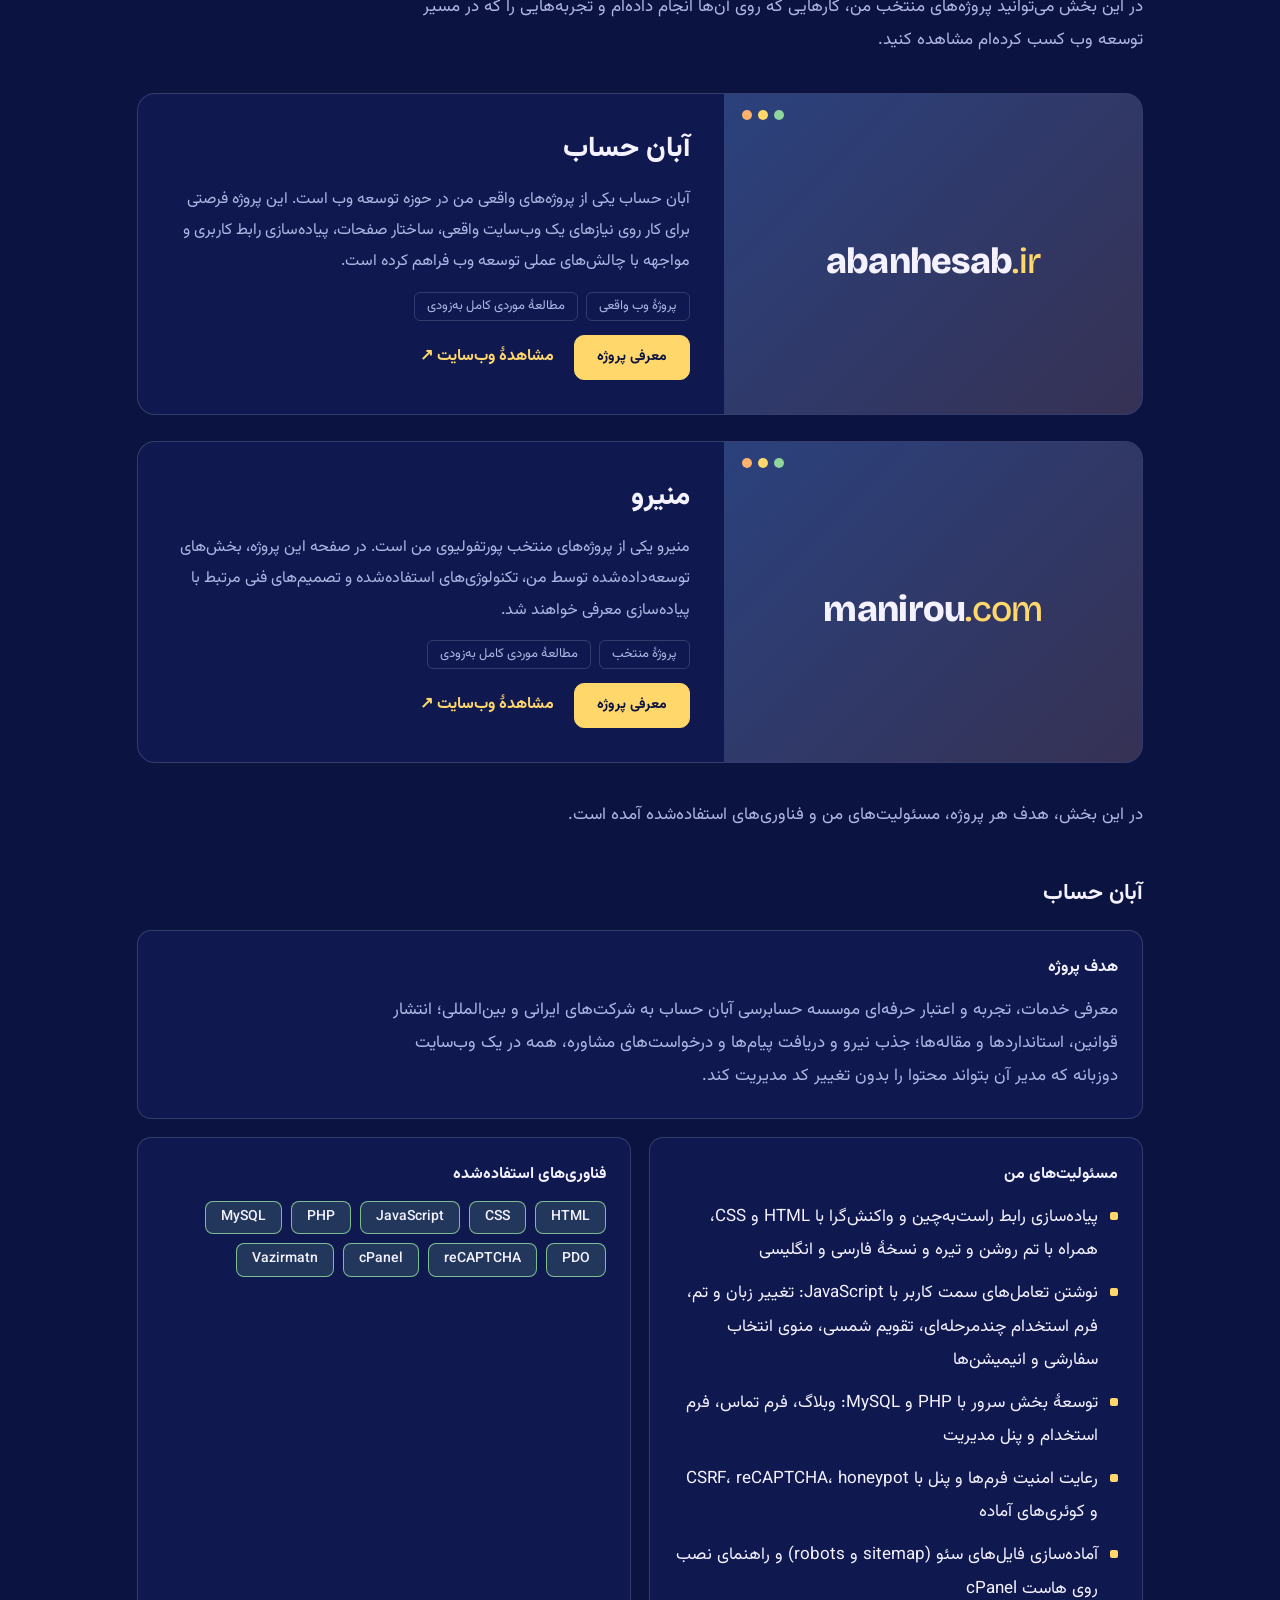
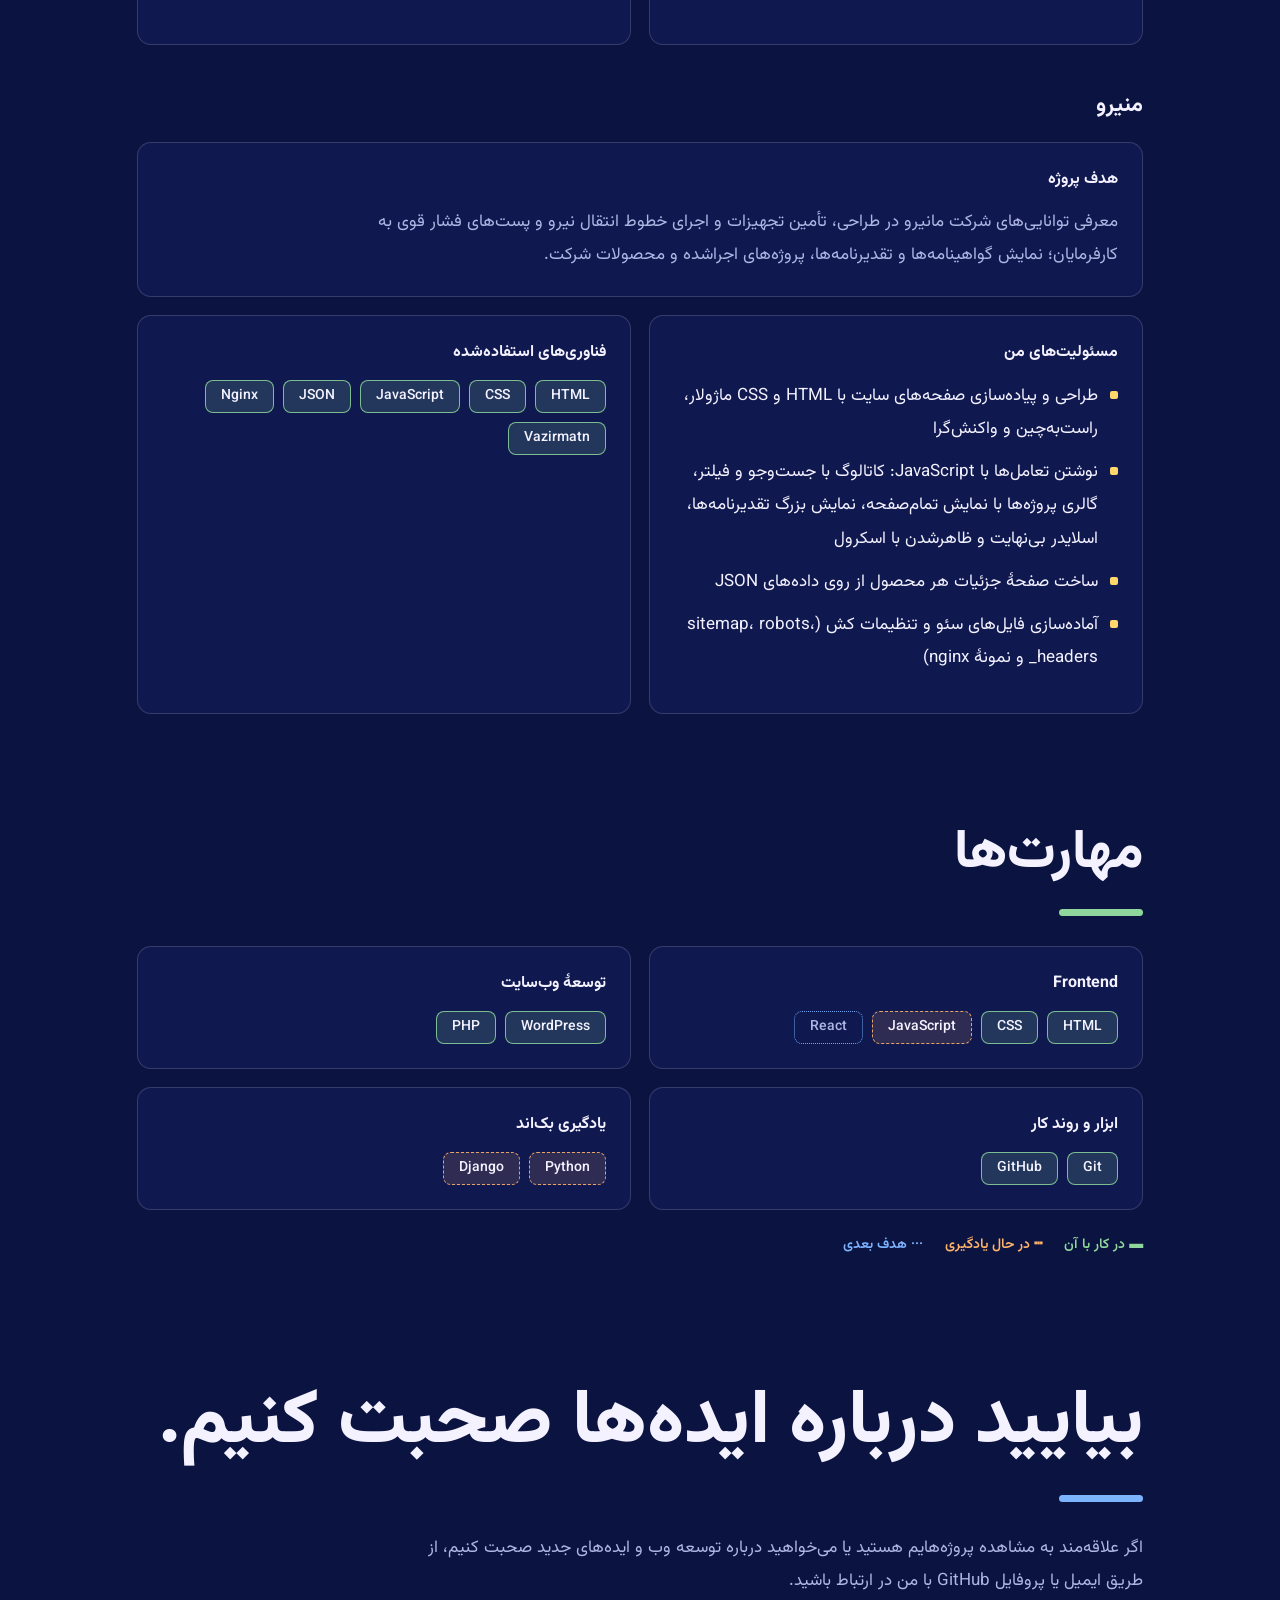
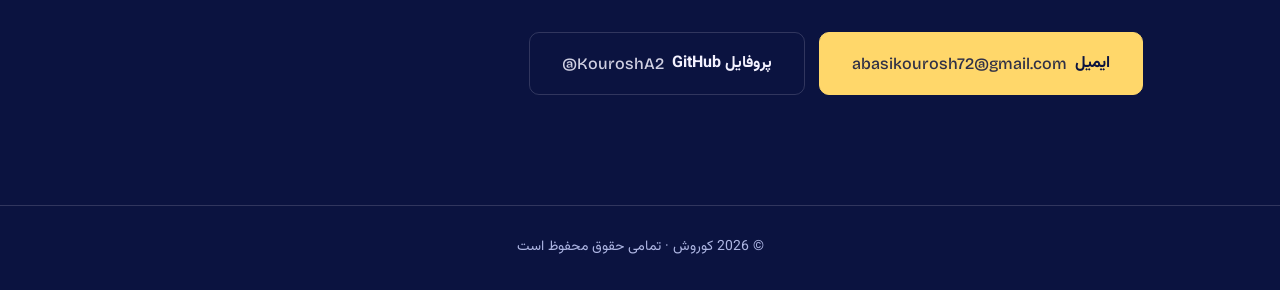
<file: projects.html>
<!doctype html>
<html lang="fa" dir="rtl">
<head>
<meta charset="utf-8">
<meta name="viewport" content="width=device-width, initial-scale=1, viewport-fit=cover">
<title>پروژه‌ها | کوروش</title>
<meta name="description" content="پروژه‌های منتخب کوروش: Aban Hesab و Manirou، و تجربه‌هایی که در مسیر توسعه وب کسب کرده است.">
<meta property="og:title" content="پروژه‌ها | کوروش">
<meta property="og:description" content="ساختن تجربه‌های دیجیتال، یک خط کد در هر قدم.">
<meta property="og:type" content="website">
<link rel="canonical" href="https://kourosha2.github.io/projects">
<meta property="og:url" content="https://kourosha2.github.io/projects">
<meta property="og:locale" content="fa_IR">
<meta property="og:locale:alternate" content="en_US">
<meta name="twitter:card" content="summary">
<link rel="icon" href="favicon.svg" type="image/svg+xml">
<script>(function(){var p=location.pathname,n=p.replace(/\/index\.html$/,"/").replace(/\.html$/,"");if(n!==p&&history.replaceState)history.replaceState(null,"",n+location.search+location.hash)})()</script>
<meta name="theme-color" content="#0B1340">
<link rel="preconnect" href="https://fonts.googleapis.com">
<link rel="preconnect" href="https://fonts.gstatic.com" crossorigin>
<link href="https://fonts.googleapis.com/css2?family=Bricolage+Grotesque:opsz,wdth,wght@12..96,75..100,400..800&family=JetBrains+Mono:wght@500&family=Vazirmatn:wght@400;500;700;800&display=swap" rel="stylesheet">
<link rel="stylesheet" href="css/base.css">
<link rel="stylesheet" href="css/polish.css">
<link rel="stylesheet" href="css/modal.css">
</head>
<body>
<a class="skip" href="#main" data-i="skip">پرش به محتوای اصلی</a>
<header><div class="w">
  <a class="logo" href="index.html" aria-label="Kourosh">K<b>.</b></a>
  <nav id="menu" aria-label="Main"><ul><li><a href="index.html" data-i="nHome">خانه</a></li><li><a href="about.html" data-i="nAbout">درباره من</a></li><li><a href="projects.html" data-i="nProj">پروژه‌ها</a></li><li><a href="#skills" data-i="nSkills">مهارت‌ها</a></li><li><a href="#contact" data-i="nContact">ارتباط</a></li></ul></nav>
  <div class="lang" role="group" aria-label="Language"><button type="button" data-l="fa" aria-pressed="true" lang="fa">فارسی</button><button type="button" data-l="en" aria-pressed="false" lang="en">EN</button></div>
<button type="button" class="burger" id="burger" aria-label="Menu" aria-expanded="false" aria-controls="menu"><i></i><i></i><i></i></button>
</div></header>

<main id="main">
<div class="w hero" id="top">
  <div>
    <p class="mono" data-i="role">توسعه‌دهندهٔ وب</p>
    <div class="insp"><h1 data-i="h1">هر پروژه، <em>یک درس</em> تازه.</h1></div>
    <p class="lead" data-i="intro">من کوروش هستم؛ توسعه‌دهنده وبی که به ساخت وب‌سایت‌های مدرن، پیاده‌سازی رابط‌های کاربری و حل مسائل فنی علاقه دارد. در مسیر تقویت مهارت‌های توسعه وب هستم و برای تبدیل‌شدن به یک توسعه‌دهنده <span class="nb">Full-stack</span> تلاش می‌کنم.</p>
    <div class="btns"><a class="btn p" href="#projects" data-i="b1">مشاهده پروژه‌ها</a><a class="btn" href="#about" data-i="b2">درباره من</a></div>
  </div>
  <aside class="bm" aria-label="Now">
    <p class="ph" data-i="nowT">وضعیت فعلی</p>
    <div class="bm-l m"><p class="bm-t"><span data-i="nw4">هدف:</span> <b class="nb">Full-stack</b></p>
      <div class="bm-l b"><p class="bm-t"><span data-i="nw3">مسیر بک‌اند:</span> <b>Python · Django</b></p>
        <div class="bm-l p"><p class="bm-t"><span data-i="nw2">در حال یادگیری:</span> <b>JavaScript</b></p>
          <div class="bm-l c"><p class="bm-t"><span data-i="nw1">تمرکز فعلی:</span> <b>Frontend</b></p></div>
        </div>
      </div>
    </div>
  </aside>
</div>


<section id="about" class="w" aria-labelledby="ha">
  <h2 id="ha" class="rv" data-i="hAp">رویکرد من به پروژه‌ها</h2>
  <div class="two">
    <div class="txt rv" data-i="prjTx"><p>من یادگیری را فقط به مطالعه محدود نمی‌کنم و تلاش می‌کنم آموخته‌هایم را در پروژه‌های واقعی به کار بگیرم.</p><p>این پروژه‌ها بخشی از تجربه عملی من در مسیر توسعه وب هستند.</p></div>
    <div class="rv"><h3 data-i="phH" style="font-size:22px">کدنویسی برای فهمیدن، یادگیری و ساختن.</h3><div class="txt big" data-i="phTx"><p>من یادگیری را بخشی از فرایند توسعه می‌دانم. تلاش می‌کنم پیش از پیاده‌سازی، مسئله و مفاهیم لازم را درک کنم، هنگام مواجهه با مشکلات راه‌حل‌ها را بررسی کنم و از هر پروژه برای بهترشدن استفاده کنم.</p><p>هدفم فقط تکمیل پروژه نیست؛ می‌خواهم بفهمم چه چیزی می‌سازم، چرا آن را به این شکل پیاده‌سازی می‌کنم و چگونه می‌توانم نتیجه را بهتر کنم.</p></div></div>
  </div>
</section>

<section id="projects" class="w" aria-labelledby="hp">
  <h2 id="hp" class="rv" data-i="hP">پروژه‌هایی که بخشی از مسیر من هستند.</h2>
  <p class="txt rv" data-i="pTx">در این بخش می‌توانید پروژه‌های منتخب من، کارهایی که روی آن‌ها انجام داده‌ام و تجربه‌هایی را که در مسیر توسعه وب کسب کرده‌ام مشاهده کنید.</p>
  <div class="cards">
    <article class="card rv"><div class="vis" aria-hidden="true">abanhesab<span>.ir</span></div><div class="cb">
      <h3 data-i="p1T">آبان حساب</h3>
      <p data-i="p1D">آبان حساب یکی از پروژه‌های واقعی من در حوزه توسعه وب است. این پروژه فرصتی برای کار روی نیازهای یک وب‌سایت واقعی، ساختار صفحات، پیاده‌سازی رابط کاربری و مواجهه با چالش‌های عملی توسعه وب فراهم کرده است.</p>
      <div class="tags"><i data-i="tg1">پروژهٔ وب واقعی</i><i data-i="tg2">مطالعهٔ موردی کامل به‌زودی</i></div>
      <a class="go" href="https://abanhesab.ir" target="_blank" rel="noopener noreferrer" data-i="visit">مشاهدهٔ وب‌سایت ↗</a></div></article>
    <article class="card rv"><div class="vis" aria-hidden="true">manirou<span>.com</span></div><div class="cb">
      <h3 data-i="p2T">منیرو</h3>
      <p data-i="p2D">منیرو یکی از پروژه‌های منتخب پورتفولیوی من است. در صفحه این پروژه، بخش‌های توسعه‌داده‌شده توسط من، تکنولوژی‌های استفاده‌شده و تصمیم‌های فنی مرتبط با پیاده‌سازی معرفی خواهند شد.</p>
      <div class="tags"><i data-i="tg1b">پروژهٔ منتخب</i><i data-i="tg2b">مطالعهٔ موردی کامل به‌زودی</i></div>
      <a class="go" href="https://manirou.com" target="_blank" rel="noopener noreferrer" data-i="visit2">مشاهدهٔ وب‌سایت ↗</a></div></article>
  </div>
  <p class="txt rv" style="margin-top:36px" data-i="dTx">در این بخش، هدف هر پروژه، مسئولیت‌های من و فناوری‌های استفاده‌شده آمده است.</p>
  <h3 class="rv" style="margin-top:40px;font-size:22px" data-i="p1T">آبان حساب</h3>
  <div class="skills" style="margin-top:14px">
    <div class="grp rv" style="grid-column:1/-1"><h3 data-i="d1">هدف پروژه</h3><div class="txt" data-i="m1_goal"><p>معرفی خدمات، تجربه و اعتبار حرفه‌ای موسسه حسابرسی آبان حساب به شرکت‌های ایرانی و بین‌المللی؛ انتشار قوانین، استانداردها و مقاله‌ها؛ جذب نیرو و دریافت پیام‌ها و درخواست‌های مشاوره، همه در یک وب‌سایت دوزبانه که مدیر آن بتواند محتوا را بدون تغییر کد مدیریت کند.</p></div></div>
    <div class="grp rv"><h3 data-i="d2">مسئولیت‌های من</h3><div class="txt" data-i="m1_resp"><ul class="lst"><li>پیاده‌سازی رابط راست‌به‌چین و واکنش‌گرا با HTML و CSS، همراه با تم روشن و تیره و نسخهٔ فارسی و انگلیسی</li><li>نوشتن تعامل‌های سمت کاربر با JavaScript: تغییر زبان و تم، فرم استخدام چندمرحله‌ای، تقویم شمسی، منوی انتخاب سفارشی و انیمیشن‌ها</li><li>توسعهٔ بخش سرور با PHP و MySQL: وبلاگ، فرم تماس، فرم استخدام و پنل مدیریت</li><li>رعایت امنیت فرم‌ها و پنل با CSRF، reCAPTCHA، honeypot و کوئری‌های آماده</li><li>آماده‌سازی فایل‌های سئو (sitemap و robots) و راهنمای نصب روی هاست cPanel</li></ul></div></div>
    <div class="grp rv"><h3 data-i="d3">فناوری‌های استفاده‌شده</h3><ul class="chips"><li class="a">HTML</li><li class="a">CSS</li><li class="a">JavaScript</li><li class="a">PHP</li><li class="a">MySQL</li><li class="a">PDO</li><li class="a">reCAPTCHA</li><li class="a">cPanel</li><li class="a">Vazirmatn</li></ul></div>
  </div>
  <h3 class="rv" style="margin-top:40px;font-size:22px" data-i="p2T">منیرو</h3>
  <div class="skills" style="margin-top:14px">
    <div class="grp rv" style="grid-column:1/-1"><h3 data-i="d1">هدف پروژه</h3><div class="txt" data-i="m2_goal"><p>معرفی توانایی‌های شرکت مانیرو در طراحی، تأمین تجهیزات و اجرای خطوط انتقال نیرو و پست‌های فشار قوی به کارفرمایان؛ نمایش گواهینامه‌ها و تقدیرنامه‌ها، پروژه‌های اجراشده و محصولات شرکت.</p></div></div>
    <div class="grp rv"><h3 data-i="d2">مسئولیت‌های من</h3><div class="txt" data-i="m2_resp"><ul class="lst"><li>طراحی و پیاده‌سازی صفحه‌های سایت با HTML و CSS ماژولار، راست‌به‌چین و واکنش‌گرا</li><li>نوشتن تعامل‌ها با JavaScript: کاتالوگ با جست‌وجو و فیلتر، گالری پروژه‌ها با نمایش تمام‌صفحه، نمایش بزرگ تقدیرنامه‌ها، اسلایدر بی‌نهایت و ظاهرشدن با اسکرول</li><li>ساخت صفحهٔ جزئیات هر محصول از روی داده‌های JSON</li><li>آماده‌سازی فایل‌های سئو و تنظیمات کش (sitemap، robots، _headers و نمونهٔ nginx)</li></ul></div></div>
    <div class="grp rv"><h3 data-i="d3">فناوری‌های استفاده‌شده</h3><ul class="chips"><li class="a">HTML</li><li class="a">CSS</li><li class="a">JavaScript</li><li class="a">JSON</li><li class="a">Nginx</li><li class="a">Vazirmatn</li></ul></div>
  </div>
</section>

<section id="skills" class="w" aria-labelledby="hs">
  <h2 id="hs" class="rv" data-i="hS">مهارت‌ها</h2>
  <div class="skills">
    <div class="grp rv"><h3 data-i="g1">Frontend</h3><ul class="chips"><li class="a">HTML</li><li class="a">CSS</li><li class="l">JavaScript</li><li class="n">React</li></ul></div>
    <div class="grp rv"><h3 data-i="g2">توسعهٔ وب‌سایت</h3><ul class="chips"><li class="a">WordPress</li><li class="a">PHP</li></ul></div>
    <div class="grp rv"><h3 data-i="g3">ابزار و روند کار</h3><ul class="chips"><li class="a">Git</li><li class="a">GitHub</li></ul></div>
    <div class="grp rv"><h3 data-i="g4">یادگیری بک‌اند</h3><ul class="chips"><li class="l">Python</li><li class="l">Django</li></ul></div>
  </div>
  <p class="leg rv"><span data-i="lg1">▬ در کار با آن</span><span data-i="lg2">┅ در حال یادگیری</span><span data-i="lg3">··· هدف بعدی</span></p>
</section>

<section id="contact" class="w contact" aria-labelledby="hc">
  <h2 id="hc" class="rv" data-i="hC">بیایید درباره ایده‌ها صحبت کنیم.</h2>
  <p class="txt rv" data-i="cTx">اگر علاقه‌مند به مشاهده پروژه‌هایم هستید یا می‌خواهید درباره توسعه وب و ایده‌های جدید صحبت کنیم، از طریق ایمیل یا پروفایل GitHub با من در ارتباط باشید.</p>
  <div class="btns rv"><a class="btn p" href="mailto:abasikourosh72@gmail.com"><span data-i="em">ایمیل</span><span class="gh">abasikourosh72@gmail.com</span></a><a class="btn" href="https://github.com/KouroshA2" target="_blank" rel="noopener noreferrer"><span data-i="gh">پروفایل GitHub</span><span class="gh">@KouroshA2</span></a></div>
</section>
</main>


<footer>© <span id="yr"></span> <span data-i="fN">کوروش</span> · <span data-i="fH">تمامی حقوق محفوظ است</span></footer>

<script src="js/i18n/projects.js"></script>
<script src="js/modals.js"></script>
<script src="js/main.js"></script>
</body>
</html>
</file>
<file: css/base.css>
/* Box-model theme: the visual language of browser DevTools (margin / border / padding / content).
   Persian (RTL) first, English (LTR) via lang switch. */
:root{
  color-scheme:dark;
  --bg:#0B1340;--sf:#111B55;--tx:#F4F2FF;--mu:#AEB6E3;--ln:rgba(244,242,255,.16);--on:#0B1340;
  --m:#FFB26B;--b:#FFD76A;--p:#8ED69B;--c:#7DB4FF;
  --hue:#FFD76A;--m-rgb:255,178,107;--b-rgb:255,215,106;--p-rgb:142,214,155;--c-rgb:125,180,255;
  --ease:cubic-bezier(.22,1,.36,1);
  --f:'Bricolage Grotesque',Vazirmatn,system-ui,sans-serif;
  --fd:'Bricolage Grotesque',Vazirmatn,system-ui,sans-serif
}
:lang(fa){--f:Vazirmatn,'Bricolage Grotesque',Tahoma,sans-serif}
*{box-sizing:border-box;margin:0}
html{scroll-behavior:smooth;scroll-padding-top:90px;accent-color:var(--b)}
body{position:relative;font-family:var(--f);font-size:16px;background:var(--bg);color:var(--tx);line-height:1.95;padding-top:env(safe-area-inset-top);overflow-x:hidden}
body:before{content:"";position:fixed;inset:0;z-index:-1;pointer-events:none;background:
  radial-gradient(50% 45% at 88% 0%,rgba(var(--m-rgb),.15),transparent 70%),
  radial-gradient(45% 50% at 4% 8%,rgba(var(--c-rgb),.2),transparent 70%),
  linear-gradient(rgba(255,255,255,.035) 1px,transparent 1px) 0 0/56px 56px,
  linear-gradient(90deg,rgba(255,255,255,.035) 1px,transparent 1px) 0 0/56px 56px}
a{color:inherit;text-decoration:none}ul{list-style:none;padding:0}
::selection{background:var(--b);color:var(--on)}
:focus-visible{outline:2px solid var(--b);outline-offset:3px;border-radius:4px}
.mono{font-size:15px;color:var(--mu)}
.skip{position:absolute;inset-inline-start:12px;top:-60px;background:var(--b);color:var(--on);padding:8px 16px;border-radius:8px;z-index:99;font-weight:700}.skip:focus{top:12px}
.w{max-width:1160px;margin-inline:auto;padding-inline:max(6vw,22px)}

/* Header */
header{position:sticky;top:0;z-index:50;background:rgba(11,19,64,.72);-webkit-backdrop-filter:blur(14px) saturate(1.3);backdrop-filter:blur(14px) saturate(1.3);border-bottom:1px solid var(--ln);transition:box-shadow .4s var(--ease)}
header.sc{box-shadow:0 14px 30px -20px rgba(0,0,0,.7)}
header .w{display:flex;align-items:center;justify-content:space-between;height:70px;gap:16px}
.logo{direction:ltr;display:inline-flex;align-items:center;font-family:var(--fd);font-weight:800;font-size:21px;line-height:1;padding:8px 13px;border:2px solid var(--b);border-radius:7px;color:var(--tx);box-shadow:0 0 0 0 rgba(var(--m-rgb),.3);transition:box-shadow .45s var(--ease),transform .45s var(--ease)}
.logo b{font-weight:800;color:var(--m)}
.logo:hover{box-shadow:0 0 0 7px rgba(var(--m-rgb),.28);transform:translateY(-1px)}
nav ul{display:flex;gap:4px;color:var(--mu);font-size:15px}
nav a{display:inline-block;padding:5px 16px;border-radius:8px;transition:color .25s,background-color .25s,transform .35s var(--ease)}
nav a:hover{color:var(--tx);background:rgba(255,255,255,.09)}
nav a.on,nav a.cur{background:var(--b);color:var(--on);font-weight:700}
.lang{display:flex;border:1.5px solid var(--ln);border-radius:9px;overflow:hidden}
.lang button{all:unset;cursor:pointer;padding:4px 14px;font-size:13px;color:var(--mu);font-family:'Bricolage Grotesque',Vazirmatn,sans-serif;transition:background-color .3s var(--ease),color .3s}
.lang button:hover{color:var(--tx)}
.lang button[aria-pressed=true]{background:var(--c);color:var(--on);font-weight:700}
.lang button:focus-visible{outline:2px solid var(--b);outline-offset:-2px}

/* Hero */
.hero{display:grid;grid-template-columns:minmax(0,1fr) 380px;gap:64px;align-items:center;padding-block:56px 88px}
.hero .mono{display:inline-flex;align-items:center;gap:10px}
.hero .mono:before{content:"";width:12px;height:12px;border-radius:3px;background:var(--p);box-shadow:0 0 0 4px rgba(var(--p-rgb),.24)}
h1{font-size:clamp(32px,5vw,62px);line-height:1.3;font-weight:800;letter-spacing:-.02em;text-wrap:balance}:lang(fa) h1{letter-spacing:0;line-height:1.55}
h1 em{font-style:normal}
.lead{color:var(--mu);font-size:18px;max-width:600px}
.btns{display:flex;flex-wrap:wrap;gap:14px;margin-top:34px}
.btn{display:inline-flex;align-items:center;gap:8px;padding:12px 28px;border-radius:10px;font-weight:700;font-size:15px;border:1.5px solid var(--ln);background:transparent;color:var(--tx);overflow-wrap:anywhere;transition:transform .4s var(--ease),box-shadow .4s var(--ease),background-color .25s,border-color .25s,color .25s}
.btn:hover{transform:translateY(-3px);border-color:var(--tx);background:rgba(255,255,255,.07)}
.btn:active{transform:translateY(0) scale(.98);transition-duration:.1s}
.btn.p{background:var(--b);border-color:var(--b);color:var(--on)}
.btn.p:hover{background:#FFE393;border-color:#FFE393;box-shadow:0 0 0 6px rgba(var(--b-rgb),.22),0 18px 30px -14px rgba(var(--b-rgb),.65)}
.btn .gh{font-family:'Bricolage Grotesque',sans-serif;opacity:.85;direction:ltr;display:inline-block;font-weight:500}
.nb{white-space:nowrap}

/* Inspector overlay on the headline */
.insp{position:relative;margin:56px 0 30px;padding:16px 20px;border:6px solid transparent;border-radius:6px;background-clip:padding-box;box-shadow:0 0 0 22px transparent;outline:1px dashed transparent;outline-offset:22px;
  transition:box-shadow .5s var(--ease),border-color .5s var(--ease),background-color .5s var(--ease),outline-color .5s var(--ease);
  animation:im 2.6s .5s,ib 2.6s .9s,ip 2.6s 1.3s}
.insp h1{margin:0;background:transparent;transition:background-color .5s var(--ease);animation:ic 2.6s 1.7s}
.insp:after{content:"h1  " attr(data-dim);position:absolute;bottom:calc(100% + 30px);inset-inline-start:-6px;direction:ltr;white-space:pre;font:500 12.5px/1 'JetBrains Mono',ui-monospace,monospace;background:var(--c);color:var(--on);padding:6px 10px;border-radius:5px;opacity:0;transform:translateY(4px);transition:opacity .4s,transform .4s var(--ease);animation:il 3.4s .5s}
.insp:hover,.insp:focus-within{border-color:rgba(var(--b-rgb),.6);background-color:rgba(var(--p-rgb),.16);box-shadow:0 0 0 22px rgba(var(--m-rgb),.16);outline-color:rgba(var(--m-rgb),.75)}
.insp:hover h1,.insp:focus-within h1{background:rgba(var(--c-rgb),.24)}
.insp:hover:after,.insp:focus-within:after{opacity:1;transform:none}
@keyframes im{35%,70%{box-shadow:0 0 0 22px rgba(var(--m-rgb),.16);outline-color:rgba(var(--m-rgb),.75)}}
@keyframes ib{35%,70%{border-color:rgba(var(--b-rgb),.6)}}
@keyframes ip{35%,70%{background-color:rgba(var(--p-rgb),.16)}}
@keyframes ic{35%,70%{background-color:rgba(var(--c-rgb),.24)}}
@keyframes il{15%,80%{opacity:1;transform:none}}

/* "Now" panel drawn as a box model: goal outside, current focus at the core */
.bm .ph{font-size:14px;color:var(--mu);margin-bottom:12px;line-height:1.6}
.bm-l{--a:.16;position:relative;padding:40px 16px 16px;border-radius:8px;animation:bmin .9s var(--ease) backwards;transition:background-color .35s var(--ease),border-color .35s}
.bm-l:hover:not(:has(.bm-l:hover)){--a:.3}
.bm-l.m{--rgb:var(--m-rgb);background:rgba(var(--m-rgb),var(--a));border:1.5px dashed rgba(var(--m-rgb),.75);animation-delay:.2s}
.bm-l.b{--rgb:var(--b-rgb);--a:.2;background:rgba(var(--b-rgb),var(--a));border:2px solid rgba(var(--b-rgb),.85);animation-delay:.45s}
.bm-l.p{--rgb:var(--p-rgb);background:rgba(var(--p-rgb),var(--a));border:1.5px dashed rgba(var(--p-rgb),.75);animation-delay:.7s}
.bm-l.c{--rgb:var(--c-rgb);--a:.24;background:rgba(var(--c-rgb),var(--a));border:2px solid rgba(var(--c-rgb),.85);animation-delay:.95s;min-height:76px}
.bm-l.b:hover:not(:has(.bm-l:hover)),.bm-l.c:hover:not(:has(.bm-l:hover)){--a:.34}
.bm-t{position:absolute;top:9px;inset-inline:16px;display:flex;justify-content:space-between;gap:12px;font-size:13px;line-height:1.8;color:var(--mu)}
.bm-t b{color:var(--tx);font-weight:700;direction:ltr}
@keyframes bmin{from{opacity:0;transform:scale(.93)}}

/* Sections */
section{--hue:var(--m);position:relative;padding-block:92px 8px}
main>section:nth-of-type(4n+2){--hue:var(--b)}main>section:nth-of-type(4n+3){--hue:var(--p)}main>section:nth-of-type(4n+4){--hue:var(--c)}
#contact{--hue:var(--c)}
h2{font-size:clamp(30px,4.4vw,54px);line-height:1.5;font-weight:800;letter-spacing:-.015em;margin:0 0 30px;text-wrap:balance}:lang(fa) h2{letter-spacing:0}
h2:after{content:"";display:block;width:84px;height:7px;border-radius:4px;background:var(--hue);margin-top:14px;transition:width .6s var(--ease)}
section:hover h2:after{width:132px}
.txt{color:var(--mu);max-width:740px;font-size:17px}.txt p+p{margin-top:14px}.txt strong{color:var(--tx)}.txt p+ul,.txt ul+p{margin-top:14px}
.two{display:grid;grid-template-columns:1fr 1fr;gap:56px;align-items:start}
.two h3{font-size:26px;line-height:1.6;font-weight:800;margin-bottom:6px}
.big{margin-top:14px;padding:20px 24px;border-inline-start:5px solid var(--hue);border-start-end-radius:14px;border-end-end-radius:14px;background:rgba(255,255,255,.05)}

/* Projects — wide rows with a box-model reveal on hover */
.cards{display:grid;gap:26px}.txt+.cards,.txt+.two,.txt+.skills{margin-top:36px}
.card{display:grid;grid-template-columns:minmax(0,5fr) minmax(0,7fr);background:rgba(17,27,85,.78);border:1.5px solid var(--ln);border-radius:18px;overflow:hidden;transition:transform .55s var(--ease),border-color .35s,box-shadow .55s var(--ease)}
.card:hover{transform:translateY(-5px);border-color:rgba(var(--b-rgb),.7);box-shadow:0 30px 50px -30px rgba(0,0,0,.8)}
.vis{position:relative;display:flex;justify-content:center;align-items:center;min-height:250px;padding:44px 28px 28px;direction:ltr;font-family:var(--fd);font-weight:800;font-size:clamp(24px,3vw,36px);letter-spacing:-.02em;color:var(--tx);background:linear-gradient(135deg,rgba(var(--c-rgb),.26),rgba(var(--m-rgb),.16));box-shadow:inset 0 0 0 0 rgba(var(--m-rgb),0),inset 0 0 0 0 rgba(var(--b-rgb),0),inset 0 0 0 0 rgba(var(--p-rgb),0);transition:box-shadow .7s var(--ease)}
.vis:before{content:"";position:absolute;top:16px;left:18px;width:10px;height:10px;border-radius:50%;background:var(--m);box-shadow:16px 0 var(--b),32px 0 var(--p)}
.vis span{color:var(--b);font-weight:500}
.card:hover .vis{box-shadow:inset 0 0 0 14px rgba(var(--m-rgb),.62),inset 0 0 0 28px rgba(var(--b-rgb),.5),inset 0 0 0 42px rgba(var(--p-rgb),.42)}
.cb{padding:34px;display:flex;flex-direction:column;gap:14px}.cb h3{font-size:28px;line-height:1.5;font-weight:800;transition:color .3s}.cb p{color:var(--mu);font-size:16px}
.card:hover .cb h3{color:var(--b)}
.tags{display:flex;flex-wrap:wrap;gap:8px}.tags i{font-style:normal;font-size:13px;padding:1px 12px;border:1.5px solid var(--ln);border-radius:6px;color:var(--mu)}
.cb .go,.acts .go{margin-top:auto;color:var(--b);font-weight:700;padding-bottom:2px;background:linear-gradient(currentColor,currentColor) no-repeat right 100%/0 2px;transition:background-size .45s var(--ease)}
[dir=ltr] .cb .go,[dir=ltr] .acts .go{background-position:left 100%}
.cb .go:hover,.acts .go:hover{background-size:100% 2px}

/* Skills — colour encodes status (same colours as the box layers) */
.skills{display:grid;grid-template-columns:repeat(2,1fr);gap:18px;margin-top:6px}
.grp{background:rgba(17,27,85,.78);border:1.5px solid var(--ln);border-radius:14px;padding:24px;transition:transform .5s var(--ease),border-color .35s,background-color .35s}
.grp:hover{transform:translateY(-4px);border-color:rgba(var(--p-rgb),.7)}
.grp h3{font-size:16px;line-height:1.6;margin-bottom:14px}
.chips{display:flex;flex-wrap:wrap;gap:9px}
.chips li{padding:3px 15px;border-radius:8px;font-size:14px;font-weight:500;line-height:1.8;border:1.5px solid var(--ln);transition:transform .4s var(--ease),background-color .3s,box-shadow .4s var(--ease)}
.chips li:hover{transform:translateY(-3px) rotate(-1.5deg)}
.chips .a{border-color:rgba(var(--p-rgb),.85);background:rgba(var(--p-rgb),.16)}.chips .a:hover{box-shadow:0 0 0 4px rgba(var(--p-rgb),.2)}
.chips .l{border-color:rgba(var(--m-rgb),.9);border-style:dashed;background:rgba(var(--m-rgb),.13)}.chips .l:hover{box-shadow:0 0 0 4px rgba(var(--m-rgb),.2)}
.chips .n{border-color:rgba(var(--c-rgb),.9);border-style:dotted;color:var(--mu)}.chips .n:hover{box-shadow:0 0 0 4px rgba(var(--c-rgb),.2)}
.leg{display:flex;flex-wrap:wrap;gap:22px;margin-top:22px;font-size:14px;font-weight:600}
.leg span:nth-child(1){color:var(--p)}.leg span:nth-child(2){color:var(--m)}.leg span:nth-child(3){color:var(--c)}
.lst{display:grid;gap:10px;margin:14px 0}.lst li{display:flex;gap:12px;align-items:baseline;color:var(--tx)}.lst li:before{content:"";flex:none;width:8px;height:8px;border-radius:2px;background:var(--hue);transform:translateY(-1px)}
.contact{padding-block:100px 110px}
.contact h2{font-size:clamp(34px,6vw,76px)}
.contact .btns .btn{padding:15px 32px;font-size:16px}

footer{border-top:1px solid var(--ln);padding:28px max(6vw,22px) calc(28px + env(safe-area-inset-bottom));text-align:center;color:var(--mu);font-size:14px}

@media(max-width:900px){
  .hero{grid-template-columns:minmax(0,1fr);gap:48px;padding-block:28px 56px}
  .bm{max-width:460px}
  .card{grid-template-columns:minmax(0,1fr)}
  .vis{min-height:190px}
}
@media(max-width:820px){
  nav{display:none}
  .two,.skills{grid-template-columns:1fr;gap:32px}
  .skills{gap:16px}
  section{padding-block:64px 4px}
  .insp{margin-top:50px;padding:12px 14px}
  .cb{padding:24px}.cb h3{font-size:24px}
  .contact{padding-block:64px 72px}
}
</file>
<file: css/polish.css>
/* Reveal + mobile navigation (loaded after base.css) */
.rv{opacity:0}
.rv.in{opacity:1;animation:rvin .7s var(--ease) var(--d,0s) backwards}
@keyframes rvin{from{opacity:0}}
@media(scripting:none){.rv{opacity:1}}
.burger{all:unset;display:none;cursor:pointer;-webkit-tap-highlight-color:transparent}
.burger:focus-visible{outline:2px solid var(--b);outline-offset:3px;border-radius:9px}
@media(max-width:820px){
  .burger{display:grid;place-content:center;gap:4px;width:40px;height:40px;border:1.5px solid var(--ln);border-radius:9px;transition:border-color .3s,background-color .3s}
  .burger:hover{border-color:var(--tx)}
  .burger i{display:block;width:18px;height:2px;border-radius:2px;background:var(--tx);transition:transform .45s var(--ease),opacity .25s}
  header.open .burger{border-color:var(--b);background:rgba(var(--b-rgb),.12)}
  header.open .burger i:nth-child(1){transform:translateY(6px) rotate(45deg)}
  header.open .burger i:nth-child(2){opacity:0}
  header.open .burger i:nth-child(3){transform:translateY(-6px) rotate(-45deg)}
  header nav{display:block;position:absolute;top:100%;inset-inline:0;background:var(--bg);border-bottom:1px solid var(--ln);padding:8px max(6vw,22px) 16px;opacity:0;visibility:hidden;transform:translateY(-8px);transition:opacity .3s var(--ease),transform .45s var(--ease),visibility 0s .45s}
  header.open nav{opacity:1;visibility:visible;transform:none;transition-delay:0s}
  header nav ul{flex-direction:column;gap:2px}
  header nav a{display:block;padding:12px 14px;font-size:17px}
}
@media(prefers-reduced-motion:reduce){*,*:before,*:after{animation:none!important;transition:none!important;scroll-behavior:auto!important}.rv{opacity:1}.card:hover,.grp:hover,.btn:hover,.chips li:hover{transform:none}}
</file>
<file: css/modal.css>
.acts{display:flex;flex-wrap:wrap;gap:12px 20px;align-items:center;margin-top:auto}.acts .go{margin-top:0}
button.btn{font:inherit;font-weight:700;font-size:15px;cursor:pointer}.btn.sm{padding:8px 22px;font-size:14px}
body:has(dialog[open]){overflow:hidden}
dialog{border:1.5px solid var(--ln);border-radius:18px;background:var(--sf);color:var(--tx);width:min(800px,calc(100vw - 24px));max-height:calc(100dvh - 32px);padding:0;margin:auto;overflow:hidden;box-shadow:0 0 0 10px rgba(var(--b-rgb),.08),0 40px 90px -20px rgba(0,0,0,.8)}
dialog[open]{display:flex;flex-direction:column;animation:dlgin .55s var(--ease)}
dialog.out{animation:dlgout .28s ease forwards}
dialog::backdrop{background:rgba(5,9,34,.72);-webkit-backdrop-filter:blur(6px);backdrop-filter:blur(6px)}
dialog[open]::backdrop{animation:bdin .4s ease}
dialog.out::backdrop{animation:bdout .28s ease forwards}
@keyframes dlgin{from{opacity:0;transform:translateY(24px) scale(.96)}}
@keyframes dlgout{to{opacity:0;transform:translateY(10px) scale(.98)}}
@keyframes bdin{from{opacity:0}}@keyframes bdout{to{opacity:0}}
.dh{display:flex;justify-content:space-between;align-items:flex-start;gap:16px;padding:24px 28px 18px;border-bottom:1.5px solid var(--ln);background:linear-gradient(135deg,rgba(var(--c-rgb),.2),rgba(var(--m-rgb),.1))}
.dh h3{font-size:26px;line-height:1.5;font-weight:800}.dh .sb{color:var(--mu);font-size:15px}.dm{display:block;direction:ltr;text-align:start;margin-top:4px;font-family:'Bricolage Grotesque',sans-serif;font-size:14px;color:var(--b)}
.x{all:unset;cursor:pointer;flex:none;width:38px;height:38px;border-radius:10px;border:1.5px solid var(--ln);display:grid;place-items:center;transition:transform .5s var(--ease),border-color .3s,background-color .3s}.x:hover{border-color:var(--b);background:rgba(var(--b-rgb),.14);transform:rotate(90deg)}.x:focus-visible{outline:2px solid var(--b);outline-offset:3px}
.db{padding:18px 28px 8px;overflow:auto;overscroll-behavior:contain}.db h4{font-size:16px;margin:24px 0 6px;color:var(--b)}.db .tags{margin-bottom:4px}
.db .txt{font-size:15px}.db .chips{margin:0}.db .nt{border-inline-start:4px solid var(--m);padding-inline-start:16px}
.df{display:flex;flex-wrap:wrap;gap:12px;padding:16px 28px calc(18px + env(safe-area-inset-bottom));border-top:1.5px solid var(--ln)}
@media(max-width:820px){.dh,.db,.df{padding-inline:20px}}
</file>
<file: css/pages/about.css>
/* Page-specific overrides: none needed — the formal theme is defined in base.css. */
</file>
